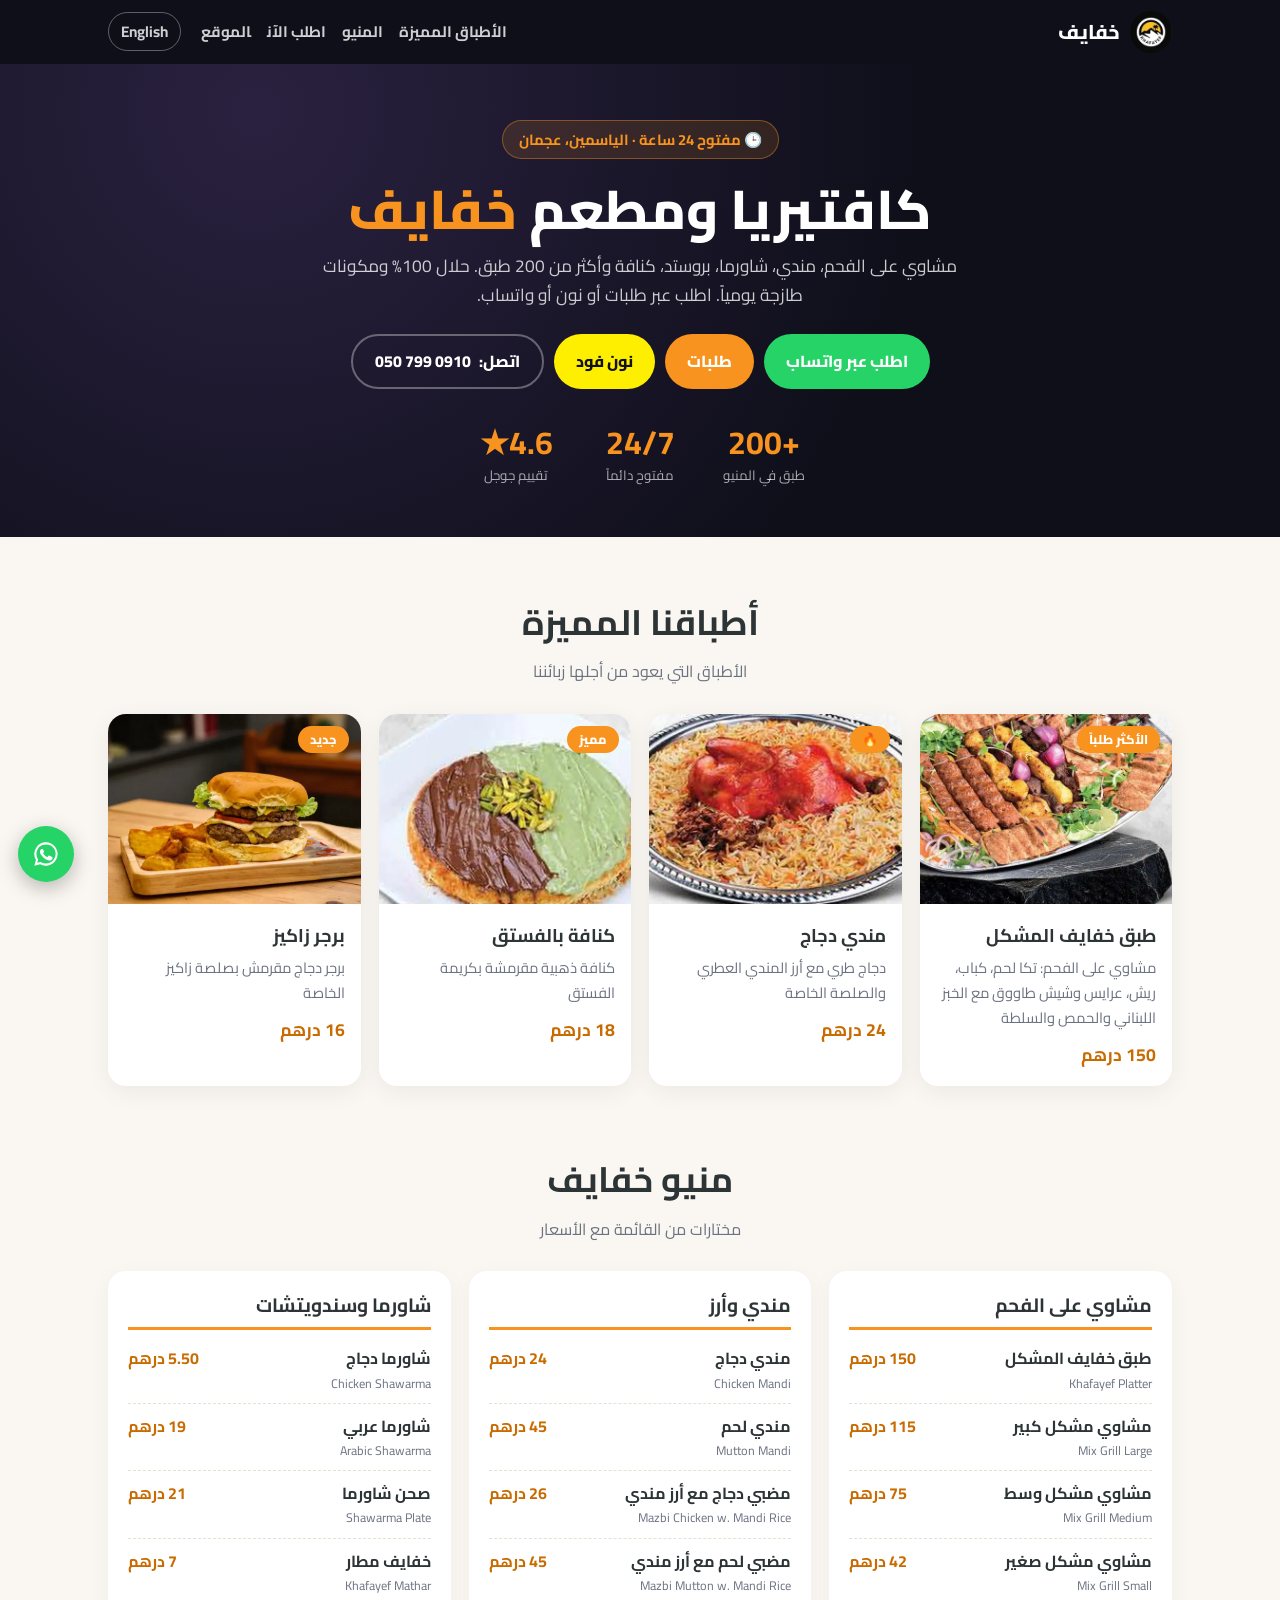
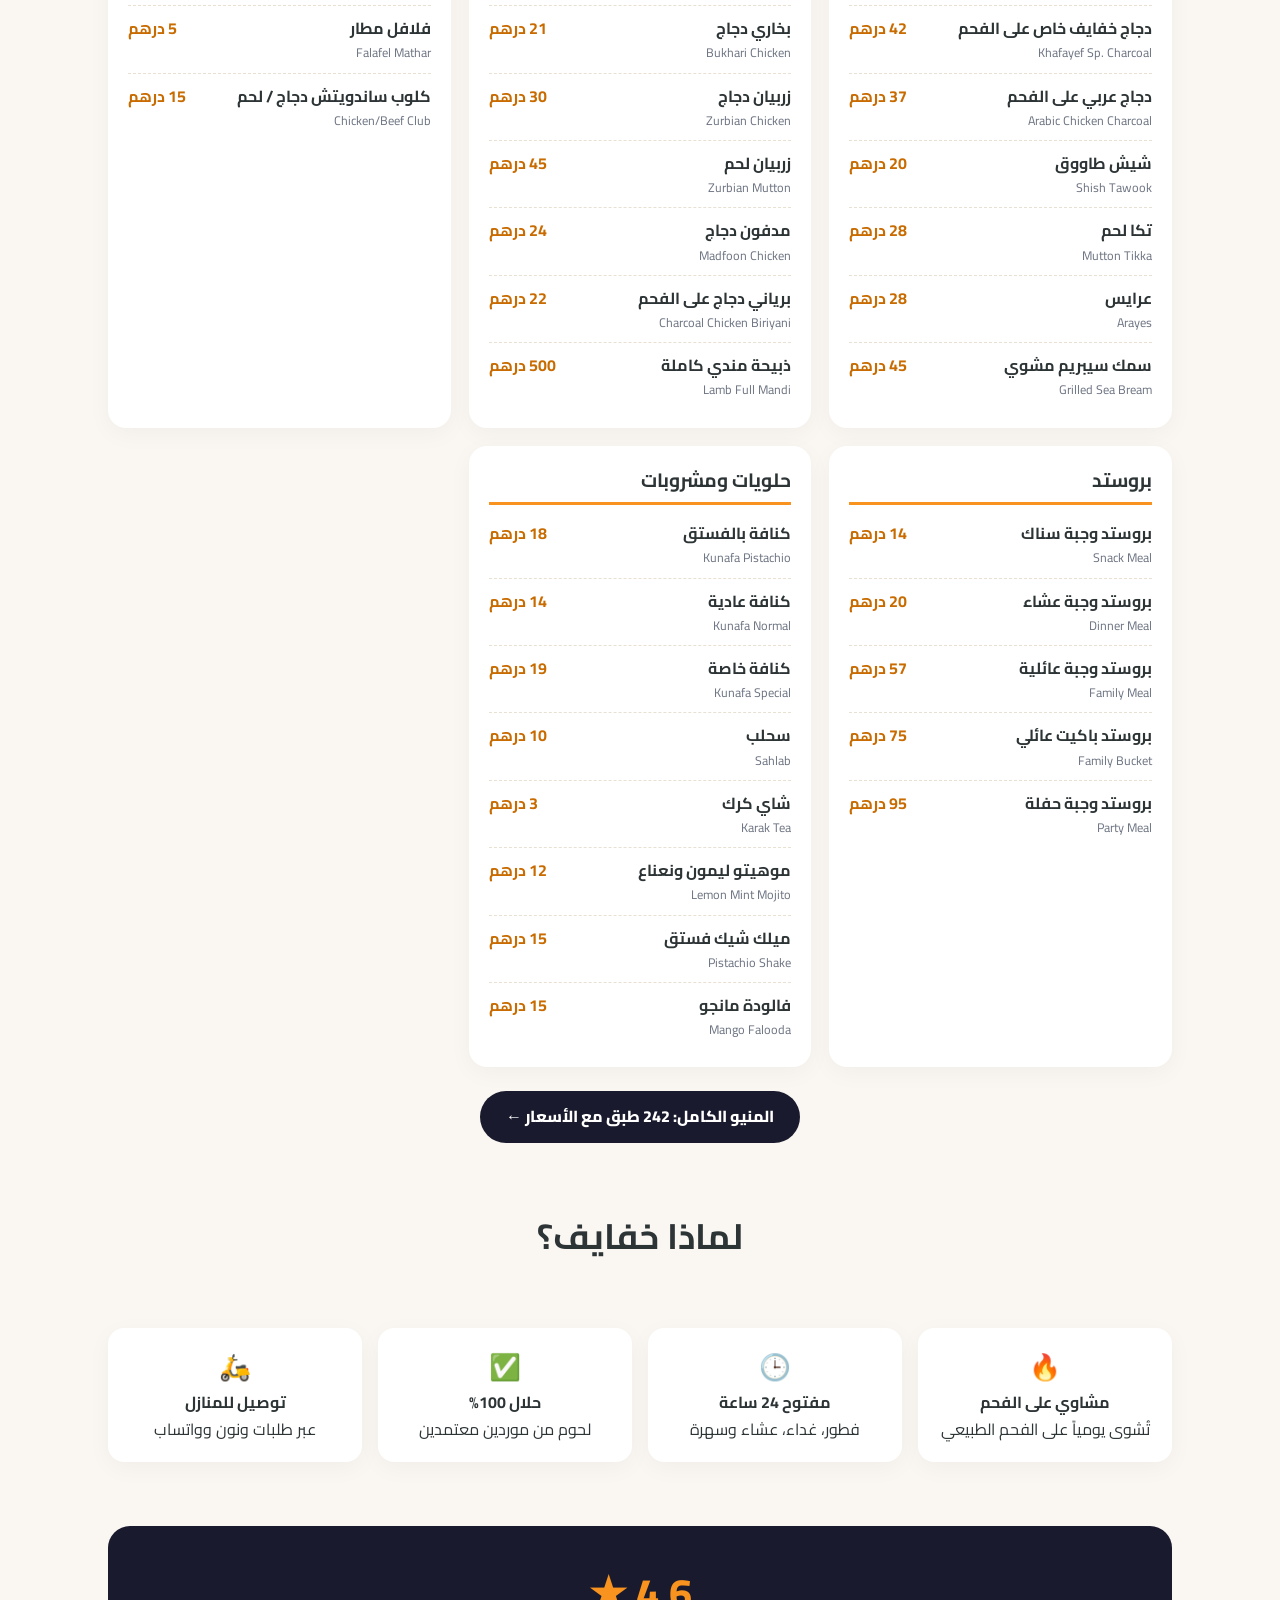
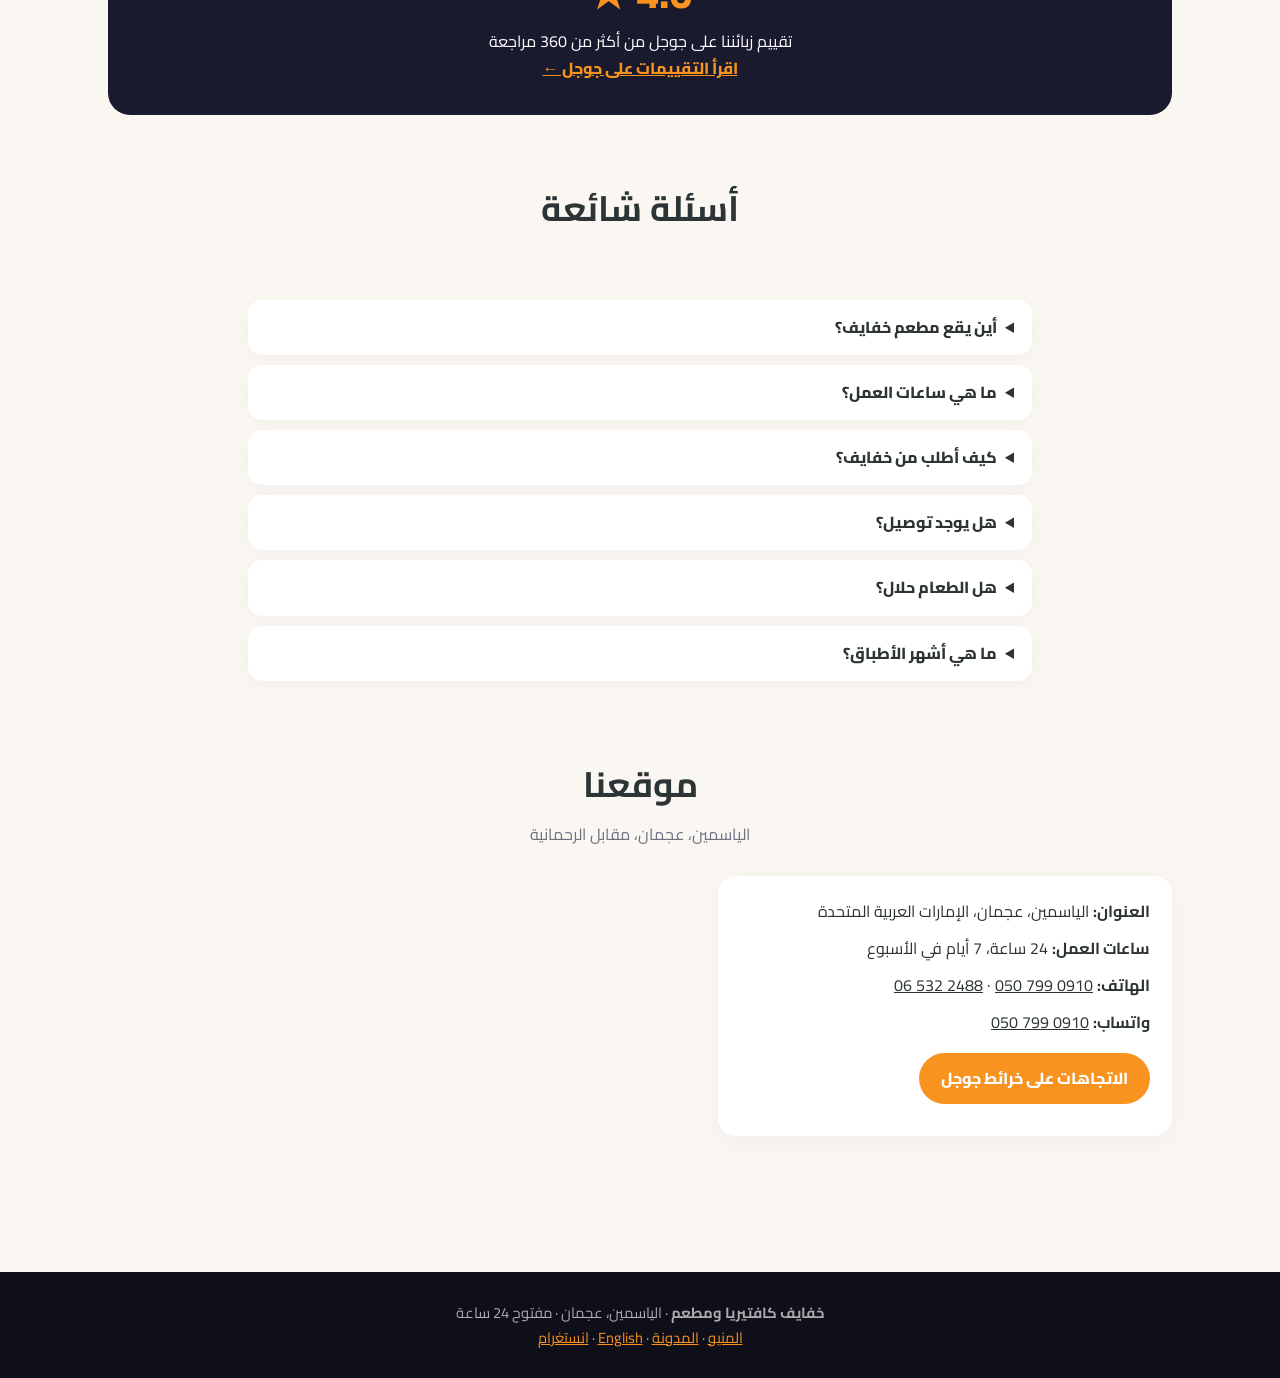
<file: ar/index.html>
<!DOCTYPE html>
<html lang="ar" dir="rtl">
<head>
  <meta charset="UTF-8">
  <!-- Google tag (Google Ads 653-764-0309) -->
  <script async src="https://www.googletagmanager.com/gtm.js?id=GTM-NDFG5K37"></script>
  <script>
    window.dataLayer = window.dataLayer || [];
    function gtag(){dataLayer.push(arguments);}
    gtag('js', new Date());
    // Google Ads conversion: Website order click (WhatsApp/Talabat/Noon/Call)
    window.khTrackOrder = function () {
      try { gtag('event', 'conversion', { send_to: 'AW-18399426133/KH96CJf4zb0dENXsw8VE', value: 1.0, currency: 'AED' }); } catch (e) {}
    };
    document.addEventListener('click', function (e) {
      var a = e.target.closest ? e.target.closest('a[href]') : null;
      if (a && /wa\.me|api\.whatsapp\.com|whatsapp:|talabat\.com|food\.noon\.com|^tel:/i.test(a.getAttribute('href'))) window.khTrackOrder();
    }, true);
  </script>
  <meta name="viewport" content="width=device-width, initial-scale=1.0">
  <title>خفايف كافتيريا ومطعم الياسمين عجمان | مفتوح 24 ساعة | مشاوي ومندي وشاورما</title>
  <meta name="description" content="كافتيريا ومطعم خفايف في الياسمين، عجمان: مشاوي على الفحم، مندي، شاورما، بروستد وكنافة. مفتوح 24 ساعة. اطلب عبر طلبات أو نون أو واتساب.">
  <meta name="robots" content="index, follow, max-image-preview:large">
  <link rel="canonical" href="https://khafayefcafeteria.ae/ar/">
  <link rel="alternate" hreflang="ar" href="https://khafayefcafeteria.ae/ar/">
  <link rel="alternate" hreflang="en" href="https://khafayefcafeteria.ae/">
  <link rel="alternate" hreflang="x-default" href="https://khafayefcafeteria.ae/">
  <link rel="icon" type="image/png" sizes="48x48" href="../favicon.png">
  <link rel="apple-touch-icon" href="../images/apple-touch-icon.png">
  <meta property="og:type" content="restaurant">
  <meta property="og:locale" content="ar_AE">
  <meta property="og:locale:alternate" content="en_AE">
  <meta property="og:title" content="خفايف كافتيريا ومطعم الياسمين عجمان | مفتوح 24 ساعة">
  <meta property="og:description" content="مشاوي على الفحم، مندي، شاورما، بروستد وأكثر من 200 طبق. اطلب عبر طلبات أو نون أو واتساب.">
  <meta property="og:image" content="https://khafayefcafeteria.ae/images/khafayef-mix-grill-platter.jpg">
  <meta property="og:url" content="https://khafayefcafeteria.ae/ar/">
  <meta name="twitter:card" content="summary_large_image">
  <meta name="theme-color" content="#0f0f1a">
  <link rel="preconnect" href="https://fonts.googleapis.com">
  <link rel="preconnect" href="https://fonts.gstatic.com" crossorigin>
  <link rel="preload" href="https://fonts.googleapis.com/css2?family=Cairo:wght@400;700;800&display=swap" as="style" onload="this.onload=null;this.rel='stylesheet'">
  <noscript><link rel="stylesheet" href="https://fonts.googleapis.com/css2?family=Cairo:wght@400;700;800&display=swap"></noscript>
  <style>
    :root{--o:#f7931e;--o2:#c86b00;--d:#0f0f1a;--d2:#1a1a2e;--t:#2d3436;--m:#6b7280;--bg:#faf7f2}
    *{box-sizing:border-box;margin:0;padding:0}
    html{scroll-behavior:smooth}
    body{font-family:'Cairo',Tahoma,'Segoe UI',Arial,sans-serif;color:var(--t);background:var(--bg);line-height:1.7}
    a{color:inherit}
    img{max-width:100%;height:auto;display:block}
    .w{max-width:1100px;margin:0 auto;padding:0 18px}
    header{position:sticky;top:0;z-index:20;background:var(--d);color:#fff}
    .bar{display:flex;align-items:center;justify-content:space-between;gap:12px;min-height:64px}
    .brand{display:flex;align-items:center;gap:10px;text-decoration:none;font-weight:800;font-size:1.25rem}
    .brand img{border-radius:50%}
    nav.top a{color:#ffffffcc;text-decoration:none;margin-inline-start:16px;font-weight:700;font-size:.95rem}
    nav.top a:hover{color:var(--o)}
    .lang{border:1px solid #ffffff55;border-radius:999px;padding:4px 12px}
    @media(max-width:720px){nav.top a:not(.lang){display:none}}
    .hero{background:radial-gradient(circle at 20% 10%,#2a2140 0,var(--d) 60%);color:#fff;text-align:center;padding:56px 0 48px}
    .pill{display:inline-block;background:#f7931e22;border:1px solid #f7931e66;color:var(--o);border-radius:999px;padding:6px 16px;font-weight:700;font-size:.92rem}
    h1{font-size:clamp(2rem,6vw,3.4rem);line-height:1.25;margin:16px 0 8px;font-weight:800}
    h1 span{color:var(--o)}
    .lead{color:#ffffffc7;max-width:640px;margin:0 auto 24px;font-size:1.08rem}
    .cta{display:flex;flex-wrap:wrap;gap:10px;justify-content:center}
    .btn{display:inline-flex;align-items:center;gap:8px;padding:12px 22px;border-radius:999px;font-weight:800;text-decoration:none}
    .wa{background:#25D366;color:#fff}.tb{background:var(--o);color:#fff}.nf{background:#feee00;color:#111}.cl{border:2px solid #ffffff55;color:#fff}
    .stats{display:flex;justify-content:center;gap:28px;margin-top:34px;flex-wrap:wrap}
    .stats div{min-width:96px}.stats b{display:block;font-size:2rem;color:var(--o);line-height:1.2}.stats small{color:#ffffffa6}
    section.s{padding:56px 0}
    h2{font-size:clamp(1.5rem,4vw,2.2rem);text-align:center;margin-bottom:6px}
    .sub{text-align:center;color:var(--m);margin-bottom:28px}
    .cards{display:grid;grid-template-columns:repeat(auto-fit,minmax(230px,1fr));gap:18px}
    .card{background:#fff;border-radius:18px;overflow:hidden;box-shadow:0 6px 24px #0000000f}
    .ph{position:relative}.ph img{width:100%;height:190px;object-fit:cover}
    .badge{position:absolute;top:12px;inset-inline-start:12px;background:var(--o);color:#fff;font-weight:800;font-size:.8rem;border-radius:999px;padding:3px 12px}
    .cb{padding:16px}.cb h3{font-size:1.15rem}.cb p{color:var(--m);font-size:.92rem;margin:4px 0 10px}.cb b{color:var(--o2);font-size:1.1rem}
    .menu{display:grid;grid-template-columns:repeat(auto-fit,minmax(300px,1fr));gap:18px}
    .cat{background:#fff;border-radius:18px;padding:18px 20px;box-shadow:0 6px 24px #0000000a}
    .cat h3{border-bottom:3px solid var(--o);padding-bottom:6px;margin-bottom:6px;font-size:1.2rem}
    .cat li{list-style:none;display:flex;justify-content:space-between;gap:12px;padding:9px 0;border-bottom:1px dashed #e8e0d3}
    .cat li:last-child{border-bottom:0}
    .cat small{display:block;color:var(--m);font-size:.78rem;text-align:right}
    .cat li b{white-space:nowrap;color:var(--o2)}
    .more{text-align:center;margin-top:24px}
    .more a{display:inline-block;background:var(--d2);color:#fff;text-decoration:none;font-weight:800;border-radius:999px;padding:12px 26px}
    .why{display:grid;grid-template-columns:repeat(auto-fit,minmax(200px,1fr));gap:16px}
    .why div{background:#fff;border-radius:16px;padding:18px;text-align:center;box-shadow:0 6px 24px #0000000a}
    .why b{display:block;font-size:1.6rem}
    .rev{background:var(--d2);color:#fff;text-align:center;border-radius:22px;padding:32px 20px}
    .rev .big{font-size:2.6rem;font-weight:800;color:var(--o)}
    .rev a{color:var(--o);font-weight:800}
    details{background:#fff;border-radius:14px;padding:14px 18px;margin-bottom:10px;box-shadow:0 4px 16px #00000008}
    summary{font-weight:800;cursor:pointer}
    details p{color:var(--m);margin-top:6px}
    .contact{display:grid;grid-template-columns:1fr 1.3fr;gap:20px;align-items:start}
    @media(max-width:820px){.contact{grid-template-columns:1fr}}
    .info{background:#fff;border-radius:18px;padding:22px;box-shadow:0 6px 24px #0000000a}
    .info p{margin-bottom:10px}
    iframe{width:100%;height:340px;border:0;border-radius:18px}
    footer{background:var(--d);color:#ffffffa6;text-align:center;padding:28px 16px;font-size:.92rem}
    footer a{color:var(--o)}
    .float{position:fixed;bottom:18px;inset-inline-end:18px;z-index:30;width:56px;height:56px;border-radius:50%;background:#25D366;display:flex;align-items:center;justify-content:center;box-shadow:0 6px 20px #0004}
  </style>
  <script type="application/ld+json">{"@context":"https://schema.org","@type":"Restaurant","@id":"https://khafayefcafeteria.ae/#restaurant","name":"خفايف كافتيريا ومطعم الياسمين","alternateName":"Khafayef Cafeteria & Restaurant","url":"https://khafayefcafeteria.ae/ar/","telephone":"+971507990910","image":["https://khafayefcafeteria.ae/images/khafayef-mix-grill-platter.jpg"],"servesCuisine":["عربي","لبناني","مشاوي","مندي"],"priceRange":"AED 5 - AED 150","address":{"@type":"PostalAddress","streetAddress":"الياسمين","addressLocality":"عجمان","addressRegion":"عجمان","addressCountry":"AE"},"geo":{"@type":"GeoCoordinates","latitude":25.3677643,"longitude":55.5838576},"hasMap":"https://maps.google.com/?cid=16535429087964635990","openingHoursSpecification":{"@type":"OpeningHoursSpecification","dayOfWeek":["Monday","Tuesday","Wednesday","Thursday","Friday","Saturday","Sunday"],"opens":"00:00","closes":"23:59"},"menu":"https://khafayefcafeteria.ae/menu.html","inLanguage":"ar"}</script>
  <script type="application/ld+json">{"@context":"https://schema.org","@type":"FAQPage","inLanguage":"ar","mainEntity":[{"@type":"Question","name":"أين يقع مطعم خفايف؟","acceptedAnswer":{"@type":"Answer","text":"كافتيريا ومطعم خفايف في منطقة الياسمين بعجمان، الإمارات العربية المتحدة. يمكنك الحصول على الاتجاهات من خرائط جوجل."}},{"@type":"Question","name":"ما هي ساعات العمل؟","acceptedAnswer":{"@type":"Answer","text":"نحن مفتوحون 24 ساعة يومياً، 7 أيام في الأسبوع، بما في ذلك العطل الرسمية."}},{"@type":"Question","name":"كيف أطلب من خفايف؟","acceptedAnswer":{"@type":"Answer","text":"اطلب عبر تطبيق طلبات أو نون فود، أو أرسل رسالة واتساب على 0507990910، أو اتصل بنا مباشرة على 050 799 0910."}},{"@type":"Question","name":"هل يوجد توصيل؟","acceptedAnswer":{"@type":"Answer","text":"نعم، نوصل إلى عجمان والشارقة ودبي والعين عبر طلبات ونون فود وواتساب."}},{"@type":"Question","name":"هل الطعام حلال؟","acceptedAnswer":{"@type":"Answer","text":"نعم، جميع أطباقنا حلال 100%، واللحوم من موردين معتمدين."}},{"@type":"Question","name":"ما هي أشهر الأطباق؟","acceptedAnswer":{"@type":"Answer","text":"طبق خفايف المشكل على الفحم، مندي الدجاج، الشاورما، البروستد، والكنافة بالفستق. القائمة تضم أكثر من 200 طبق."}}]}</script>
</head>
<body>
  <header>
    <div class="w bar">
      <a class="brand" href="./"><img src="../images/logo-100.webp" alt="شعار خفايف" width="42" height="42">خفايف</a>
      <nav class="top" aria-label="القائمة الرئيسية">
        <a href="#specials">الأطباق المميزة</a><a href="#menu">المنيو</a><a href="#order">اطلب الآن</a><a href="#contact">الموقع</a>
        <a class="lang" href="../" hreflang="en" lang="en">English</a>
      </nav>
    </div>
  </header>

  <main>
    <section class="hero">
      <div class="w">
        <span class="pill">🕒 مفتوح 24 ساعة · الياسمين، عجمان</span>
        <h1>كافتيريا ومطعم <span>خفايف</span></h1>
        <p class="lead">مشاوي على الفحم، مندي، شاورما، بروستد، كنافة وأكثر من 200 طبق. حلال 100% ومكونات طازجة يومياً. اطلب عبر طلبات أو نون أو واتساب.</p>
        <div class="cta" id="order">
          <a class="btn wa" href="https://wa.me/971507990910?text=%D9%85%D8%B1%D8%AD%D8%A8%D8%A7!%20%D8%A3%D8%B1%D9%8A%D8%AF%20%D8%A3%D9%86%20%D8%A3%D8%B7%D9%84%D8%A8%20%D9%85%D9%86%20%D8%AE%D9%81%D8%A7%D9%8A%D9%81" rel="noopener">اطلب عبر واتساب</a>
          <a class="btn tb" href="https://www.talabat.com/uae/khafayef-restaurant" target="_blank" rel="noopener">طلبات</a>
          <a class="btn nf" href="https://food.noon.com/en-ae/outlet/KHFYF7JQ8A" target="_blank" rel="noopener">نون فود</a>
          <a class="btn cl" href="tel:+971507990910">اتصل: <span dir="ltr">050 799 0910</span></a>
        </div>
        <div class="stats">
          <div><b>+200</b><small>طبق في المنيو</small></div>
          <div><b>24/7</b><small>مفتوح دائماً</small></div>
          <div><b>4.6★</b><small>تقييم جوجل</small></div>
        </div>
      </div>
    </section>

    <section class="s" id="specials">
      <div class="w">
        <h2>أطباقنا المميزة</h2>
        <p class="sub">الأطباق التي يعود من أجلها زبائننا</p>
        <div class="cards"><article class="card"><div class="ph"><picture><source srcset="../images/khafayef-mix-grill-platter.webp" type="image/webp"><img src="../images/khafayef-mix-grill-platter.jpg" alt="طبق خفايف المشكل - خفايف الياسمين عجمان" width="600" height="400" loading="lazy" decoding="async"></picture><span class="badge">الأكثر طلباً</span></div><div class="cb"><h3>طبق خفايف المشكل</h3><p>مشاوي على الفحم: تكا لحم، كباب، ريش، عرايس وشيش طاووق مع الخبز اللبناني والحمص والسلطة</p><b>150 درهم</b></div></article><article class="card"><div class="ph"><picture><source srcset="../images/khafayef-chicken-mandi.webp" type="image/webp"><img src="../images/khafayef-chicken-mandi.jpg" alt="مندي دجاج - خفايف الياسمين عجمان" width="600" height="400" loading="lazy" decoding="async"></picture><span class="badge">🔥</span></div><div class="cb"><h3>مندي دجاج</h3><p>دجاج طري مع أرز المندي العطري والصلصة الخاصة</p><b>24 درهم</b></div></article><article class="card"><div class="ph"><picture><source srcset="../images/khafayef-kunafa-pistachio.webp" type="image/webp"><img src="../images/khafayef-kunafa-pistachio.jpg" alt="كنافة بالفستق - خفايف الياسمين عجمان" width="600" height="400" loading="lazy" decoding="async"></picture><span class="badge">مميز</span></div><div class="cb"><h3>كنافة بالفستق</h3><p>كنافة ذهبية مقرمشة بكريمة الفستق</p><b>18 درهم</b></div></article><article class="card"><div class="ph"><picture><source srcset="../images/fresh-burger.webp" type="image/webp"><img src="../images/fresh-burger.jpg" alt="برجر زاكيز - خفايف الياسمين عجمان" width="600" height="400" loading="lazy" decoding="async"></picture><span class="badge">جديد</span></div><div class="cb"><h3>برجر زاكيز</h3><p>برجر دجاج مقرمش بصلصة زاكيز الخاصة</p><b>16 درهم</b></div></article></div>
      </div>
    </section>

    <section class="s" id="menu" style="padding-top:8px">
      <div class="w">
        <h2>منيو خفايف</h2>
        <p class="sub">مختارات من القائمة مع الأسعار</p>
        <div class="menu">
<section class="cat" id="grills"><h3>مشاوي على الفحم</h3><ul><li><span><strong>طبق خفايف المشكل</strong><small lang="en" dir="ltr">Khafayef Platter</small></span><b>150 درهم</b></li><li><span><strong>مشاوي مشكل كبير</strong><small lang="en" dir="ltr">Mix Grill Large</small></span><b>115 درهم</b></li><li><span><strong>مشاوي مشكل وسط</strong><small lang="en" dir="ltr">Mix Grill Medium</small></span><b>75 درهم</b></li><li><span><strong>مشاوي مشكل صغير</strong><small lang="en" dir="ltr">Mix Grill Small</small></span><b>42 درهم</b></li><li><span><strong>دجاج خفايف خاص على الفحم</strong><small lang="en" dir="ltr">Khafayef Sp. Charcoal</small></span><b>42 درهم</b></li><li><span><strong>دجاج عربي على الفحم</strong><small lang="en" dir="ltr">Arabic Chicken Charcoal</small></span><b>37 درهم</b></li><li><span><strong>شيش طاووق</strong><small lang="en" dir="ltr">Shish Tawook</small></span><b>20 درهم</b></li><li><span><strong>تكا لحم</strong><small lang="en" dir="ltr">Mutton Tikka</small></span><b>28 درهم</b></li><li><span><strong>عرايس</strong><small lang="en" dir="ltr">Arayes</small></span><b>28 درهم</b></li><li><span><strong>سمك سيبريم مشوي</strong><small lang="en" dir="ltr">Grilled Sea Bream</small></span><b>45 درهم</b></li></ul></section>
<section class="cat" id="mandi"><h3>مندي وأرز</h3><ul><li><span><strong>مندي دجاج</strong><small lang="en" dir="ltr">Chicken Mandi</small></span><b>24 درهم</b></li><li><span><strong>مندي لحم</strong><small lang="en" dir="ltr">Mutton Mandi</small></span><b>45 درهم</b></li><li><span><strong>مضبي دجاج مع أرز مندي</strong><small lang="en" dir="ltr">Mazbi Chicken w. Mandi Rice</small></span><b>26 درهم</b></li><li><span><strong>مضبي لحم مع أرز مندي</strong><small lang="en" dir="ltr">Mazbi Mutton w. Mandi Rice</small></span><b>45 درهم</b></li><li><span><strong>بخاري دجاج</strong><small lang="en" dir="ltr">Bukhari Chicken</small></span><b>21 درهم</b></li><li><span><strong>زربيان دجاج</strong><small lang="en" dir="ltr">Zurbian Chicken</small></span><b>30 درهم</b></li><li><span><strong>زربيان لحم</strong><small lang="en" dir="ltr">Zurbian Mutton</small></span><b>45 درهم</b></li><li><span><strong>مدفون دجاج</strong><small lang="en" dir="ltr">Madfoon Chicken</small></span><b>24 درهم</b></li><li><span><strong>برياني دجاج على الفحم</strong><small lang="en" dir="ltr">Charcoal Chicken Biriyani</small></span><b>22 درهم</b></li><li><span><strong>ذبيحة مندي كاملة</strong><small lang="en" dir="ltr">Lamb Full Mandi</small></span><b>500 درهم</b></li></ul></section>
<section class="cat" id="shawarma"><h3>شاورما وسندويتشات</h3><ul><li><span><strong>شاورما دجاج</strong><small lang="en" dir="ltr">Chicken Shawarma</small></span><b>5.50 درهم</b></li><li><span><strong>شاورما عربي</strong><small lang="en" dir="ltr">Arabic Shawarma</small></span><b>19 درهم</b></li><li><span><strong>صحن شاورما</strong><small lang="en" dir="ltr">Shawarma Plate</small></span><b>21 درهم</b></li><li><span><strong>خفايف مطار</strong><small lang="en" dir="ltr">Khafayef Mathar</small></span><b>7 درهم</b></li><li><span><strong>فلافل مطار</strong><small lang="en" dir="ltr">Falafel Mathar</small></span><b>5 درهم</b></li><li><span><strong>كلوب ساندويتش دجاج / لحم</strong><small lang="en" dir="ltr">Chicken/Beef Club</small></span><b>15 درهم</b></li></ul></section>
<section class="cat" id="broasted"><h3>بروستد</h3><ul><li><span><strong>بروستد وجبة سناك</strong><small lang="en" dir="ltr">Snack Meal</small></span><b>14 درهم</b></li><li><span><strong>بروستد وجبة عشاء</strong><small lang="en" dir="ltr">Dinner Meal</small></span><b>20 درهم</b></li><li><span><strong>بروستد وجبة عائلية</strong><small lang="en" dir="ltr">Family Meal</small></span><b>57 درهم</b></li><li><span><strong>بروستد باكيت عائلي</strong><small lang="en" dir="ltr">Family Bucket</small></span><b>75 درهم</b></li><li><span><strong>بروستد وجبة حفلة</strong><small lang="en" dir="ltr">Party Meal</small></span><b>95 درهم</b></li></ul></section>
<section class="cat" id="desserts"><h3>حلويات ومشروبات</h3><ul><li><span><strong>كنافة بالفستق</strong><small lang="en" dir="ltr">Kunafa Pistachio</small></span><b>18 درهم</b></li><li><span><strong>كنافة عادية</strong><small lang="en" dir="ltr">Kunafa Normal</small></span><b>14 درهم</b></li><li><span><strong>كنافة خاصة</strong><small lang="en" dir="ltr">Kunafa Special</small></span><b>19 درهم</b></li><li><span><strong>سحلب</strong><small lang="en" dir="ltr">Sahlab</small></span><b>10 درهم</b></li><li><span><strong>شاي كرك</strong><small lang="en" dir="ltr">Karak Tea</small></span><b>3 درهم</b></li><li><span><strong>موهيتو ليمون ونعناع</strong><small lang="en" dir="ltr">Lemon Mint Mojito</small></span><b>12 درهم</b></li><li><span><strong>ميلك شيك فستق</strong><small lang="en" dir="ltr">Pistachio Shake</small></span><b>15 درهم</b></li><li><span><strong>فالودة مانجو</strong><small lang="en" dir="ltr">Mango Falooda</small></span><b>15 درهم</b></li></ul></section>
        </div>
        <p class="more"><a href="../menu.html">المنيو الكامل: 242 طبق مع الأسعار ←</a></p>
      </div>
    </section>

    <section class="s" style="padding-top:8px">
      <div class="w">
        <h2>لماذا خفايف؟</h2>
        <p class="sub">&nbsp;</p>
        <div class="why">
          <div><b>🔥</b><strong>مشاوي على الفحم</strong><p>تُشوى يومياً على الفحم الطبيعي</p></div>
          <div><b>🕒</b><strong>مفتوح 24 ساعة</strong><p>فطور، غداء، عشاء وسهرة</p></div>
          <div><b>✅</b><strong>حلال 100%</strong><p>لحوم من موردين معتمدين</p></div>
          <div><b>🛵</b><strong>توصيل للمنازل</strong><p>عبر طلبات ونون وواتساب</p></div>
        </div>
      </div>
    </section>

    <section class="s" style="padding-top:8px">
      <div class="w">
        <div class="rev">
          <div class="big">4.6 ★</div>
          <p>تقييم زبائننا على جوجل من أكثر من 360 مراجعة</p>
          <p><a href="https://maps.google.com/?cid=16535429087964635990" target="_blank" rel="noopener">اقرأ التقييمات على جوجل ←</a></p>
        </div>
      </div>
    </section>

    <section class="s" id="faq" style="padding-top:8px">
      <div class="w" style="max-width:820px">
        <h2>أسئلة شائعة</h2>
        <p class="sub">&nbsp;</p>
        <details><summary>أين يقع مطعم خفايف؟</summary><p>كافتيريا ومطعم خفايف في منطقة الياسمين بعجمان، الإمارات العربية المتحدة. يمكنك الحصول على الاتجاهات من خرائط جوجل.</p></details>
        <details><summary>ما هي ساعات العمل؟</summary><p>نحن مفتوحون 24 ساعة يومياً، 7 أيام في الأسبوع، بما في ذلك العطل الرسمية.</p></details>
        <details><summary>كيف أطلب من خفايف؟</summary><p>اطلب عبر تطبيق طلبات أو نون فود، أو أرسل رسالة واتساب على 0507990910، أو اتصل بنا مباشرة على 050 799 0910.</p></details>
        <details><summary>هل يوجد توصيل؟</summary><p>نعم، نوصل إلى عجمان والشارقة ودبي والعين عبر طلبات ونون فود وواتساب.</p></details>
        <details><summary>هل الطعام حلال؟</summary><p>نعم، جميع أطباقنا حلال 100%، واللحوم من موردين معتمدين.</p></details>
        <details><summary>ما هي أشهر الأطباق؟</summary><p>طبق خفايف المشكل على الفحم، مندي الدجاج، الشاورما، البروستد، والكنافة بالفستق. القائمة تضم أكثر من 200 طبق.</p></details>
      </div>
    </section>

    <section class="s" id="contact" style="padding-top:8px">
      <div class="w">
        <h2>موقعنا</h2>
        <p class="sub">الياسمين، عجمان، مقابل الرحمانية</p>
        <div class="contact">
          <div class="info">
            <p><strong>العنوان:</strong> الياسمين، عجمان، الإمارات العربية المتحدة</p>
            <p><strong>ساعات العمل:</strong> 24 ساعة، 7 أيام في الأسبوع</p>
            <p><strong>الهاتف:</strong> <a href="tel:+971507990910" dir="ltr">050 799 0910</a> · <a href="tel:+97165322488" dir="ltr">06 532 2488</a></p>
            <p><strong>واتساب:</strong> <a href="https://wa.me/971507990910?text=%D9%85%D8%B1%D8%AD%D8%A8%D8%A7!%20%D8%A3%D8%B1%D9%8A%D8%AF%20%D8%A3%D9%86%20%D8%A3%D8%B7%D9%84%D8%A8%20%D9%85%D9%86%20%D8%AE%D9%81%D8%A7%D9%8A%D9%81" dir="ltr">050 799 0910</a></p>
            <p><a class="btn tb" href="https://maps.google.com/?cid=16535429087964635990" target="_blank" rel="noopener" style="margin-top:6px">الاتجاهات على خرائط جوجل</a></p>
          </div>
          <iframe src="https://maps.google.com/maps?q=25.3677643,55.5838576&z=16&hl=ar&output=embed" loading="lazy" referrerpolicy="no-referrer-when-downgrade" title="موقع خفايف على الخريطة"></iframe>
        </div>
      </div>
    </section>
  </main>

  <footer>
    <p><strong>خفايف كافتيريا ومطعم</strong> · الياسمين، عجمان · مفتوح 24 ساعة</p>
    <p><a href="../menu.html">المنيو</a> · <a href="../blog.html">المدونة</a> · <a href="../" hreflang="en">English</a> · <a href="https://www.instagram.com/khafayefyasmeen" target="_blank" rel="noopener">انستغرام</a></p>
  </footer>
  <a class="float" href="https://wa.me/971507990910?text=%D9%85%D8%B1%D8%AD%D8%A8%D8%A7!%20%D8%A3%D8%B1%D9%8A%D8%AF%20%D8%A3%D9%86%20%D8%A3%D8%B7%D9%84%D8%A8%20%D9%85%D9%86%20%D8%AE%D9%81%D8%A7%D9%8A%D9%81" aria-label="اطلب عبر واتساب"><svg width="28" height="28" viewBox="0 0 24 24" fill="#fff" aria-hidden="true"><path d="M12 2a10 10 0 0 0-8.6 15.1L2 22l5-1.3A10 10 0 1 0 12 2zm0 18.2a8.2 8.2 0 0 1-4.2-1.2l-.3-.2-3 .8.8-2.9-.2-.3A8.2 8.2 0 1 1 12 20.2zm4.5-6.1c-.2-.1-1.5-.7-1.7-.8s-.4-.1-.6.1-.7.8-.8 1-.3.2-.5.1a6.7 6.7 0 0 1-3.3-2.9c-.3-.4.2-.4.7-1.3.1-.2 0-.3 0-.4l-.8-1.8c-.2-.5-.4-.4-.6-.4h-.5a1 1 0 0 0-.7.3 3 3 0 0 0-.9 2.2 5.2 5.2 0 0 0 1.1 2.7 11.8 11.8 0 0 0 4.5 4c1.7.7 2.3.8 3.2.6a2.7 2.7 0 0 0 1.8-1.3 2.2 2.2 0 0 0 .2-1.3c-.1-.1-.3-.2-.5-.3z"/></svg></a>
  <script src="https://analytics.ahrefs.com/analytics.js" data-key="FzY06xL0stWvt3WeEnSezQ" async></script>
</body>
</html>
</file>
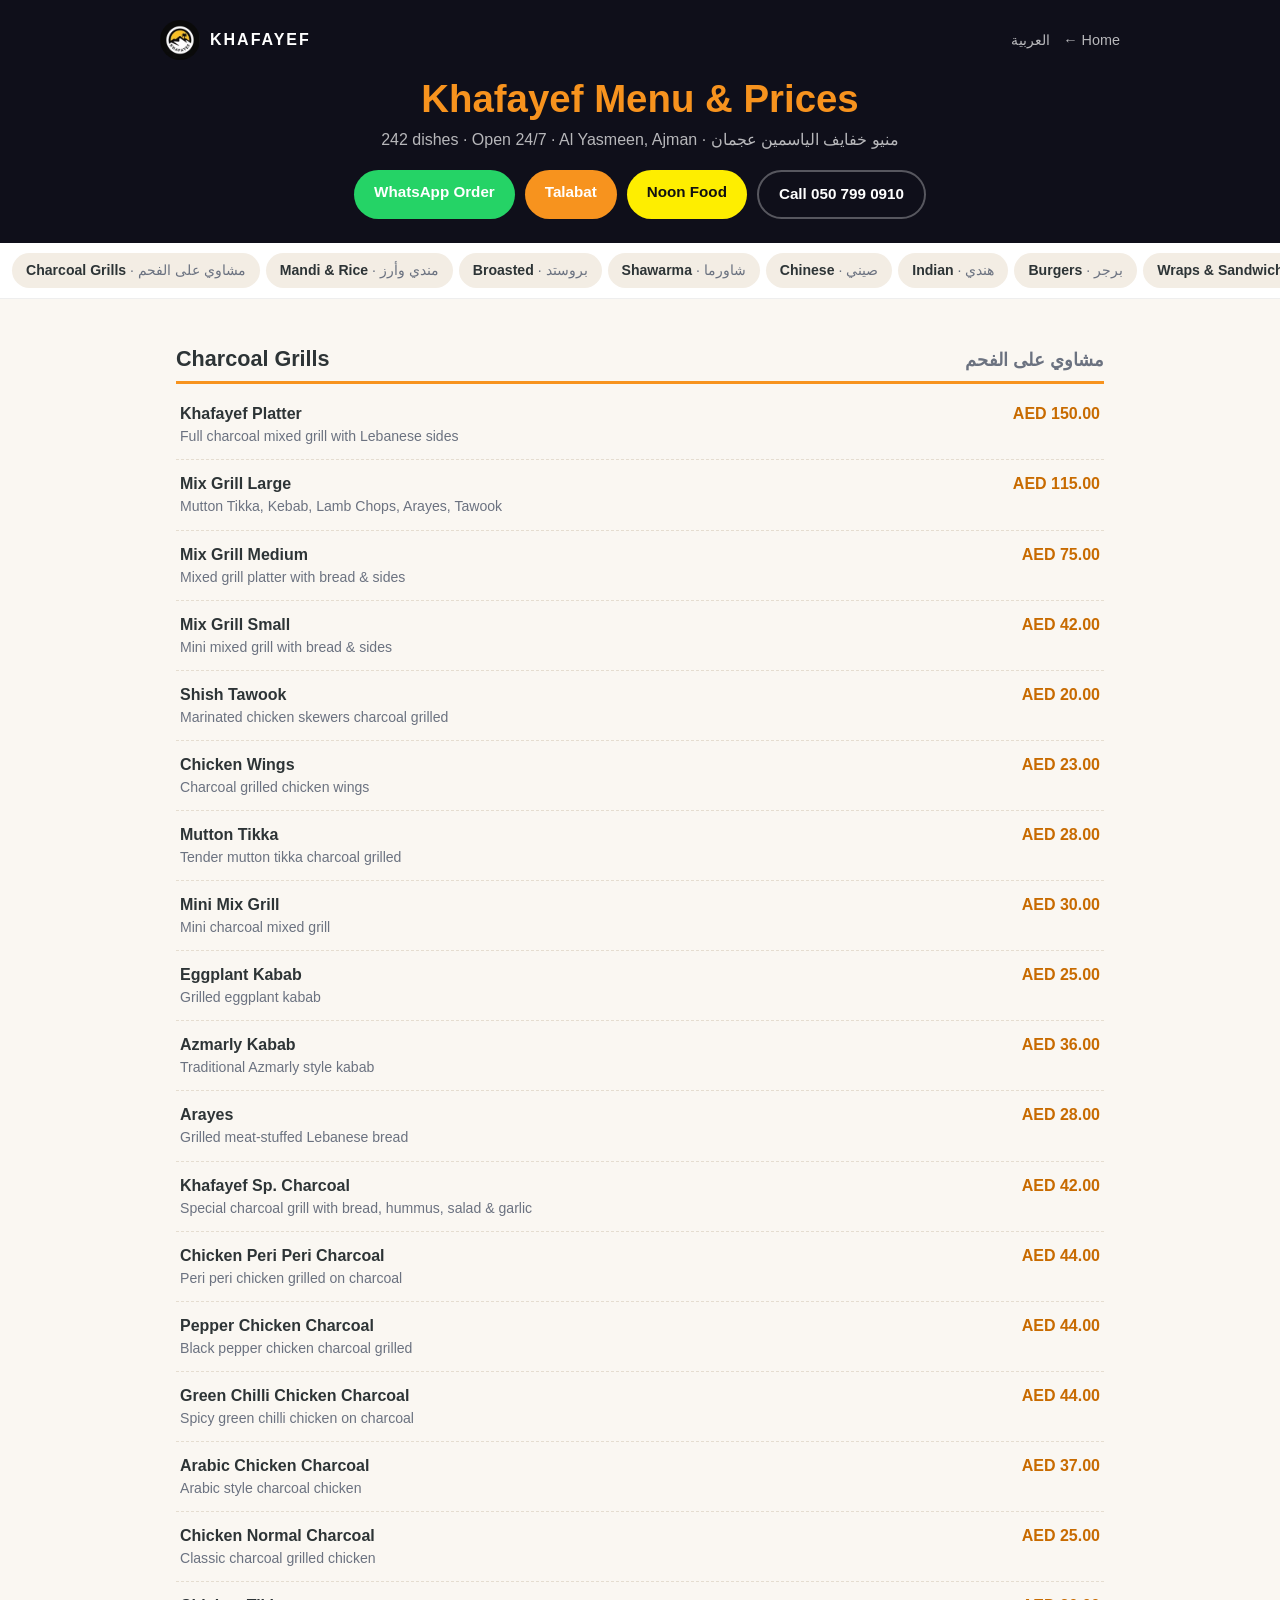
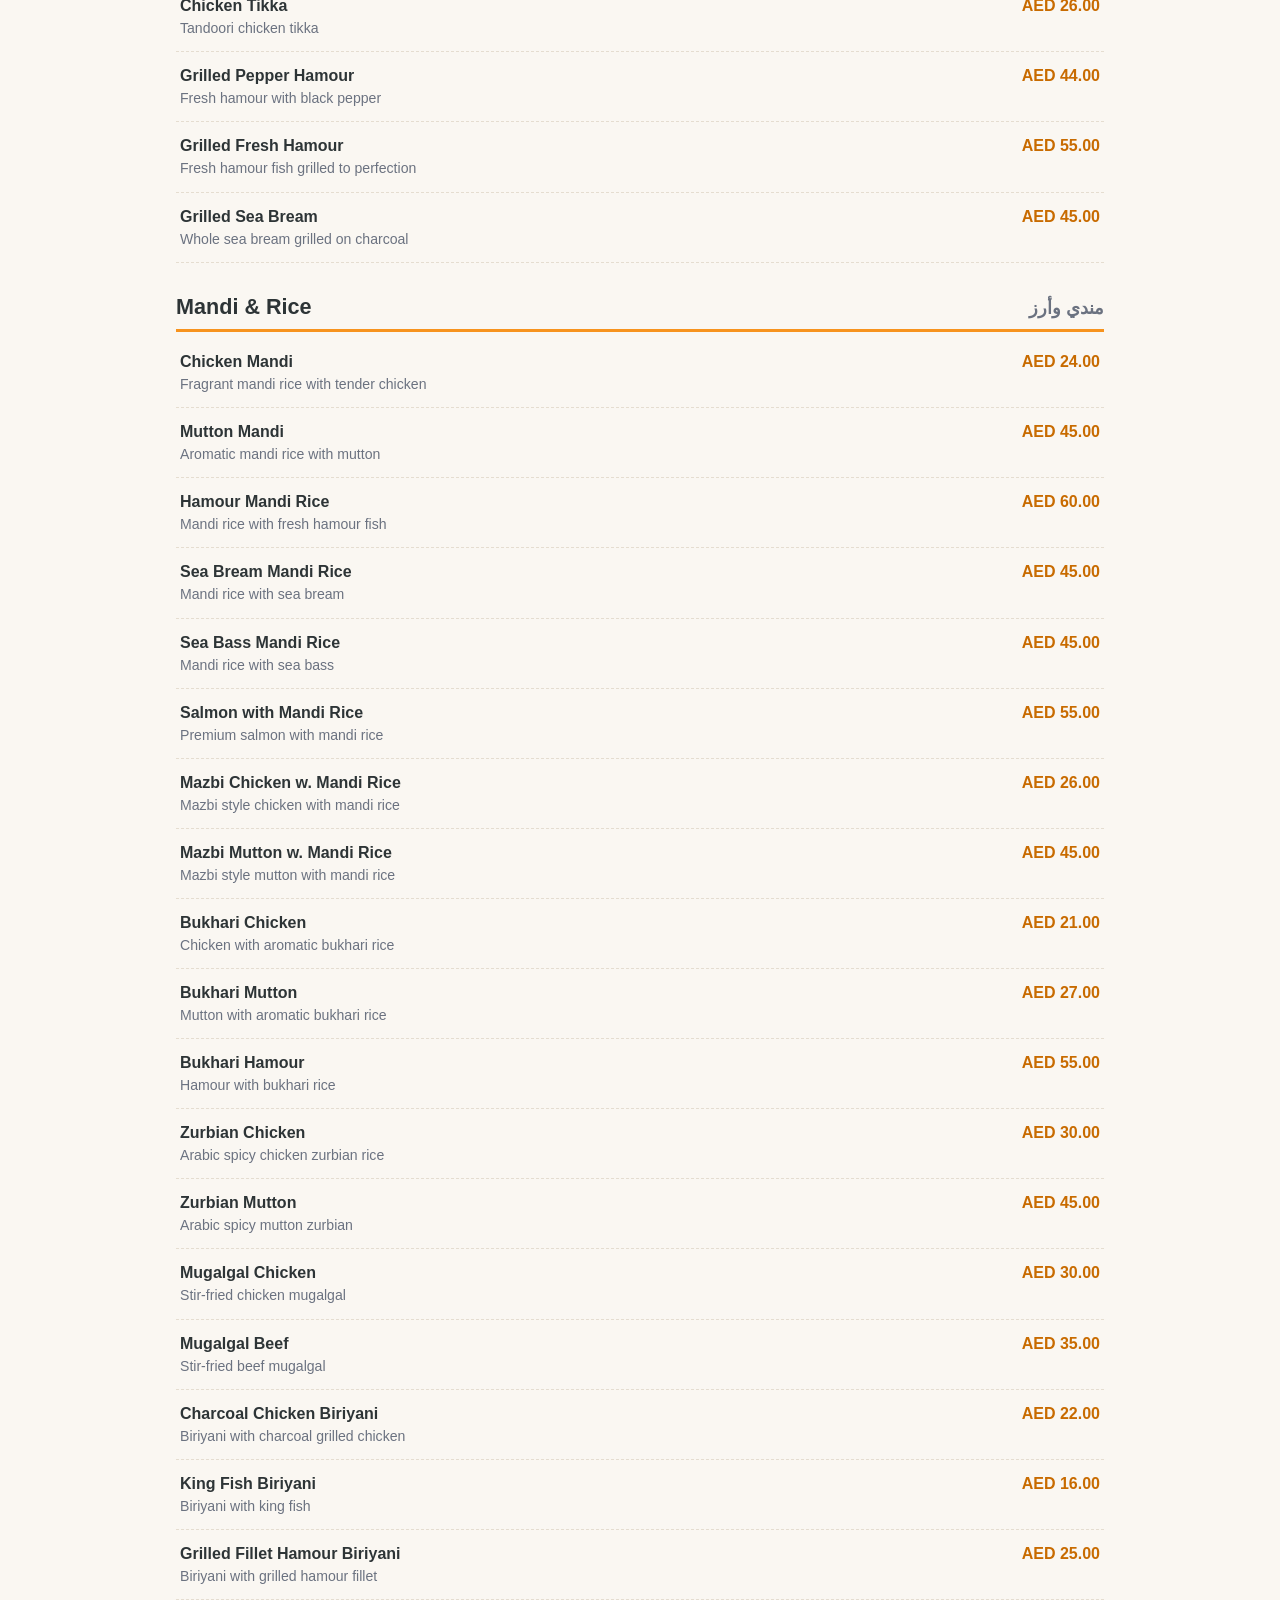
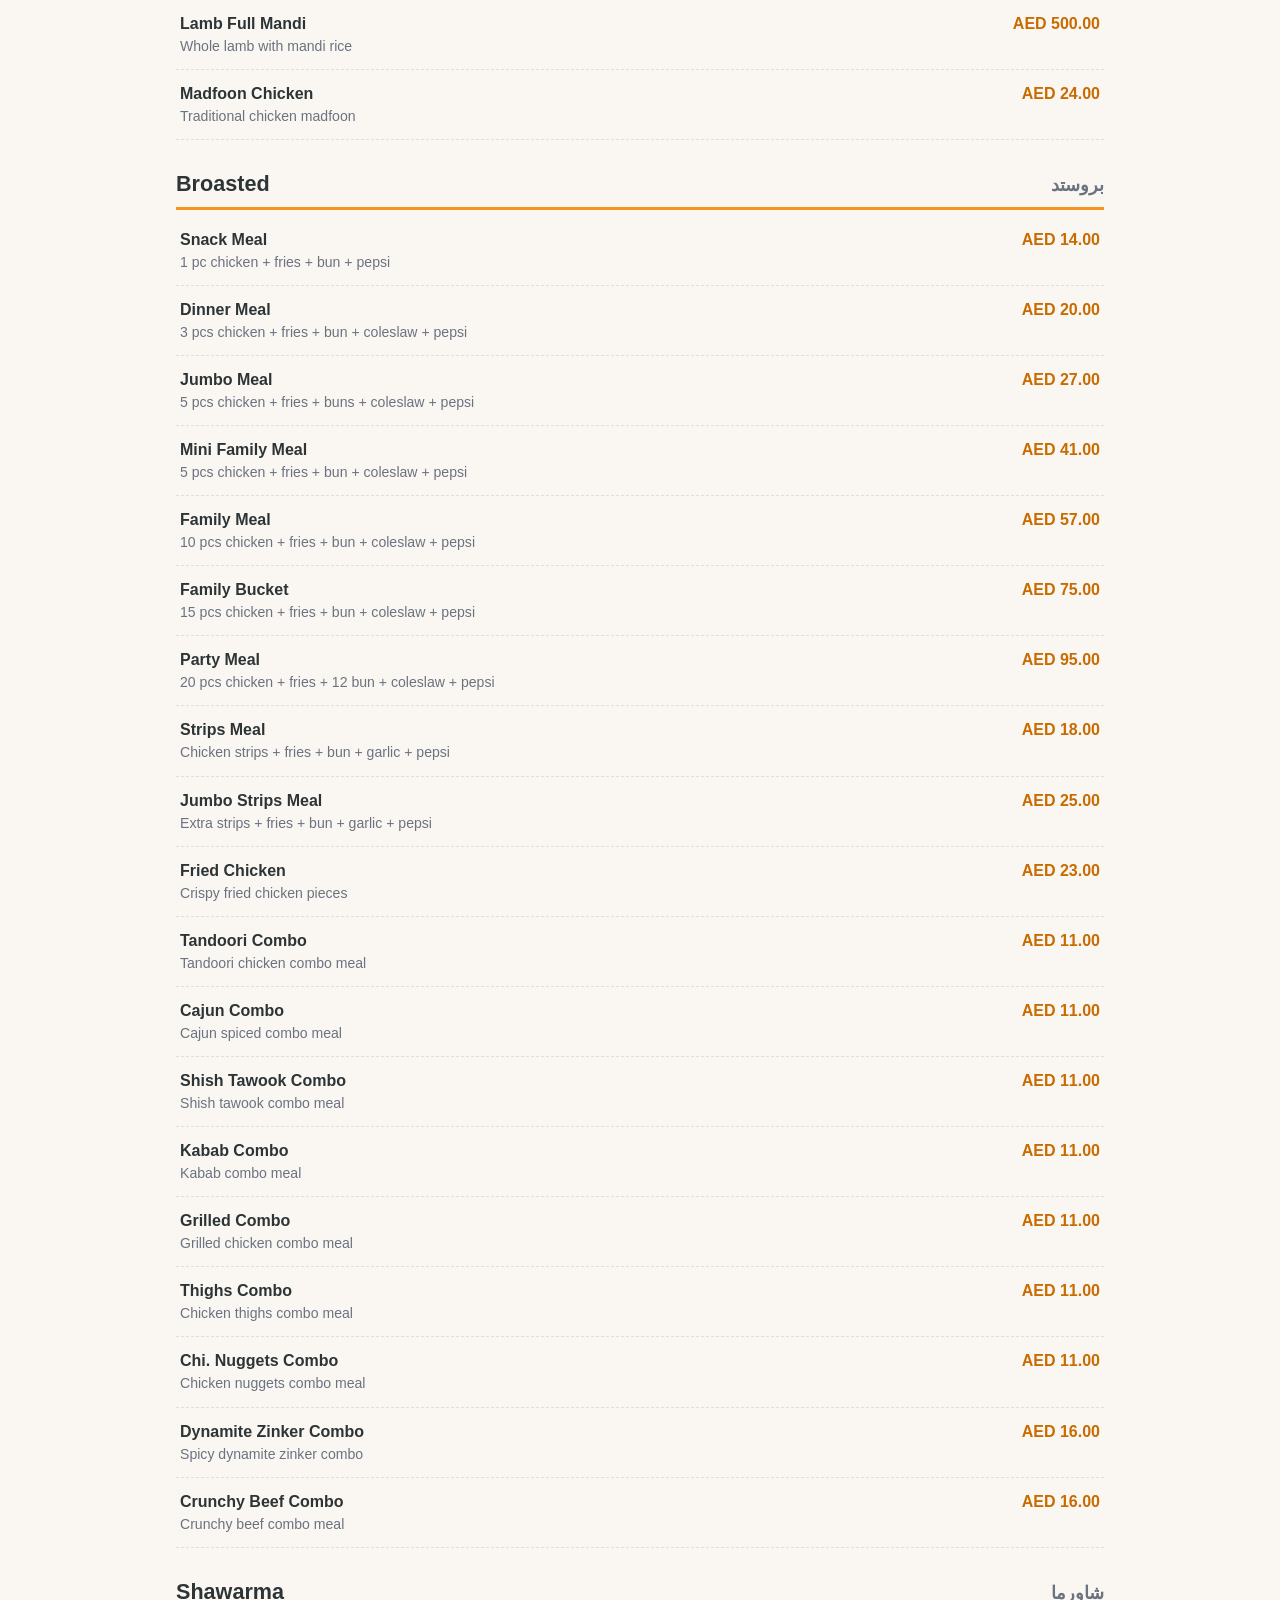
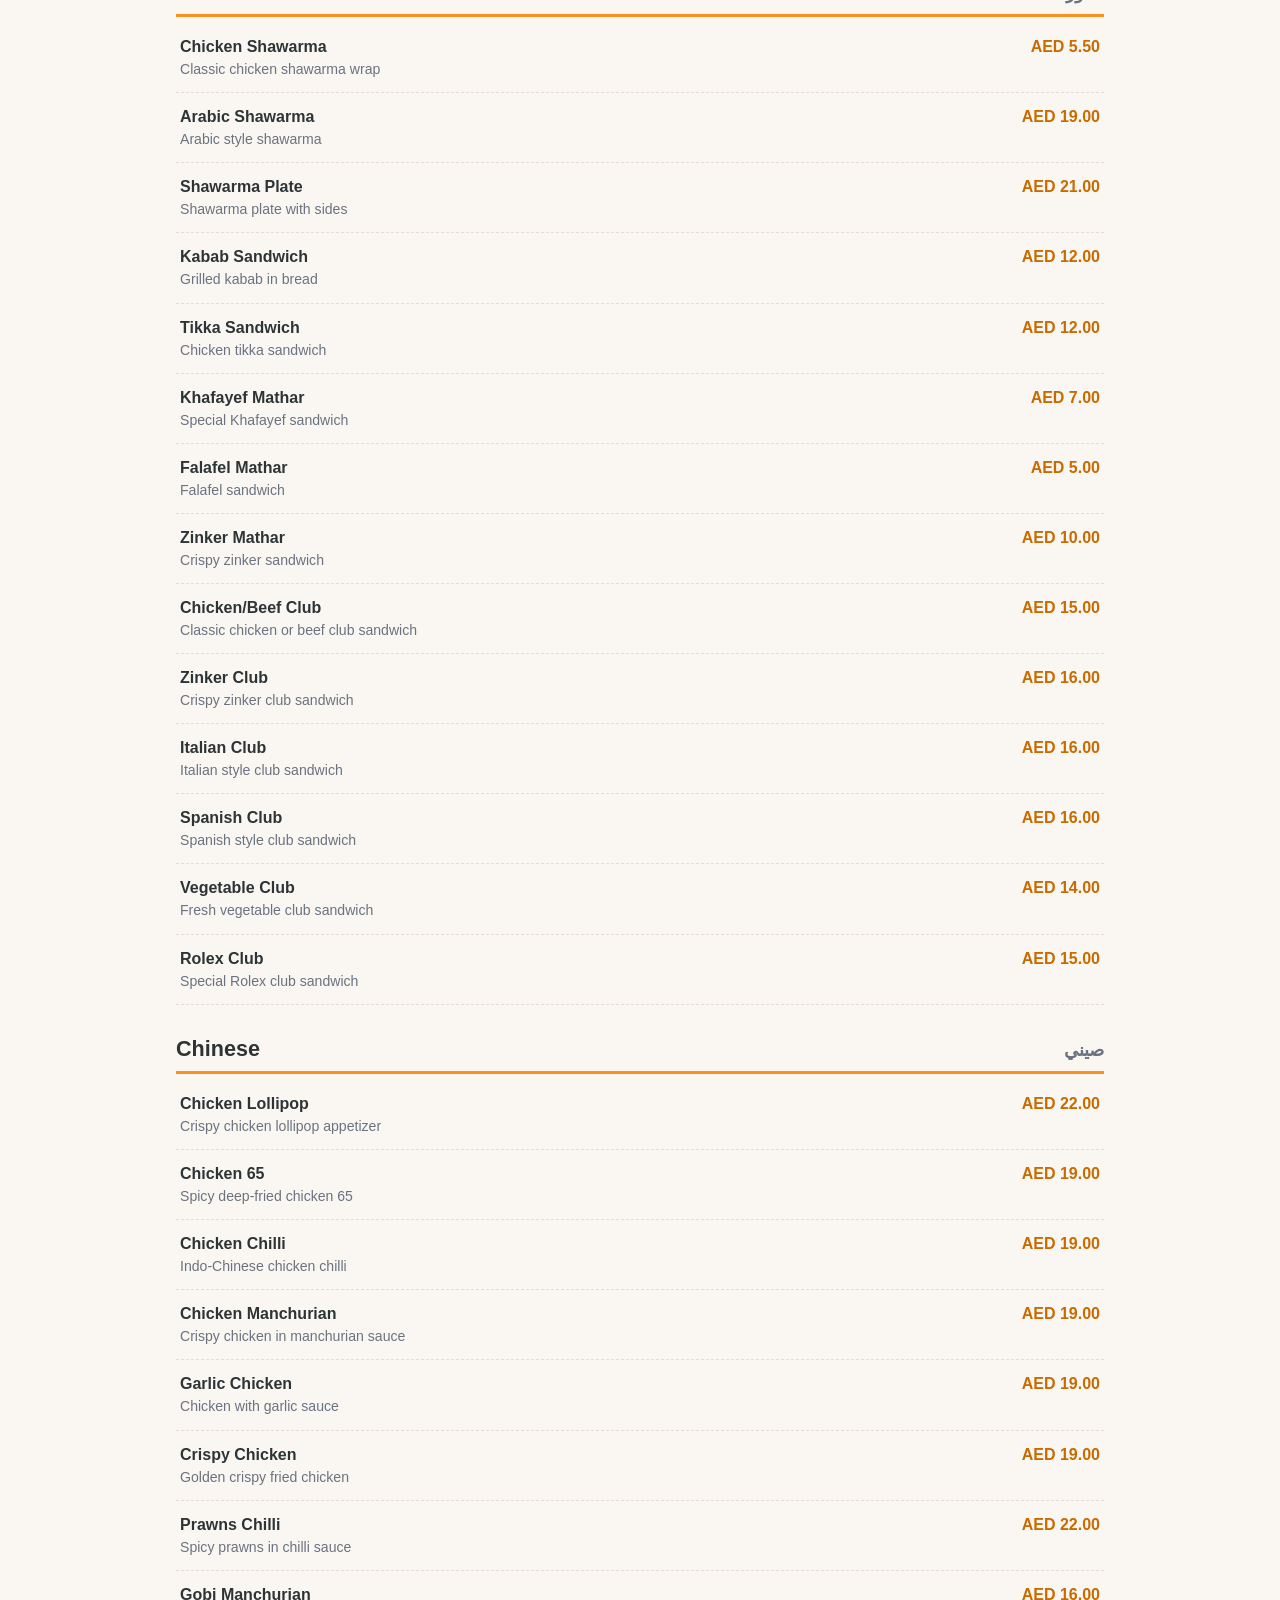
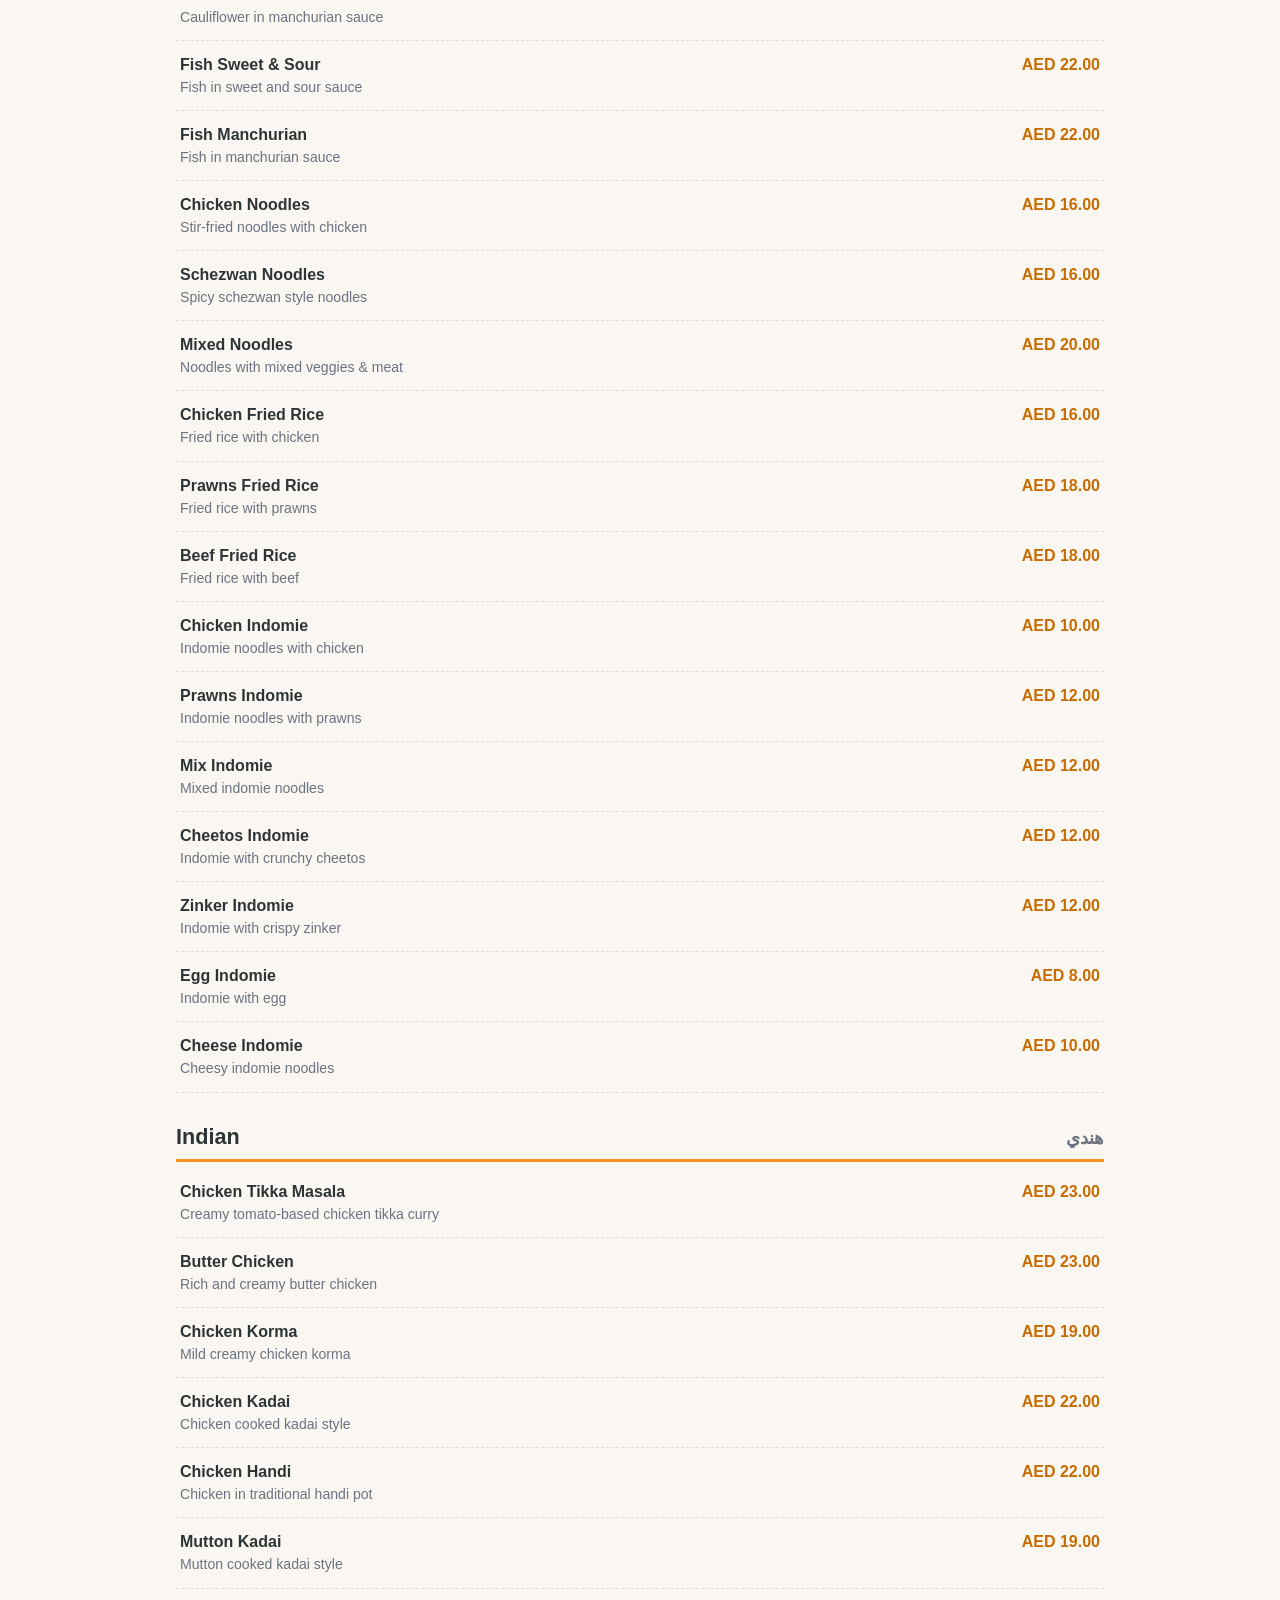
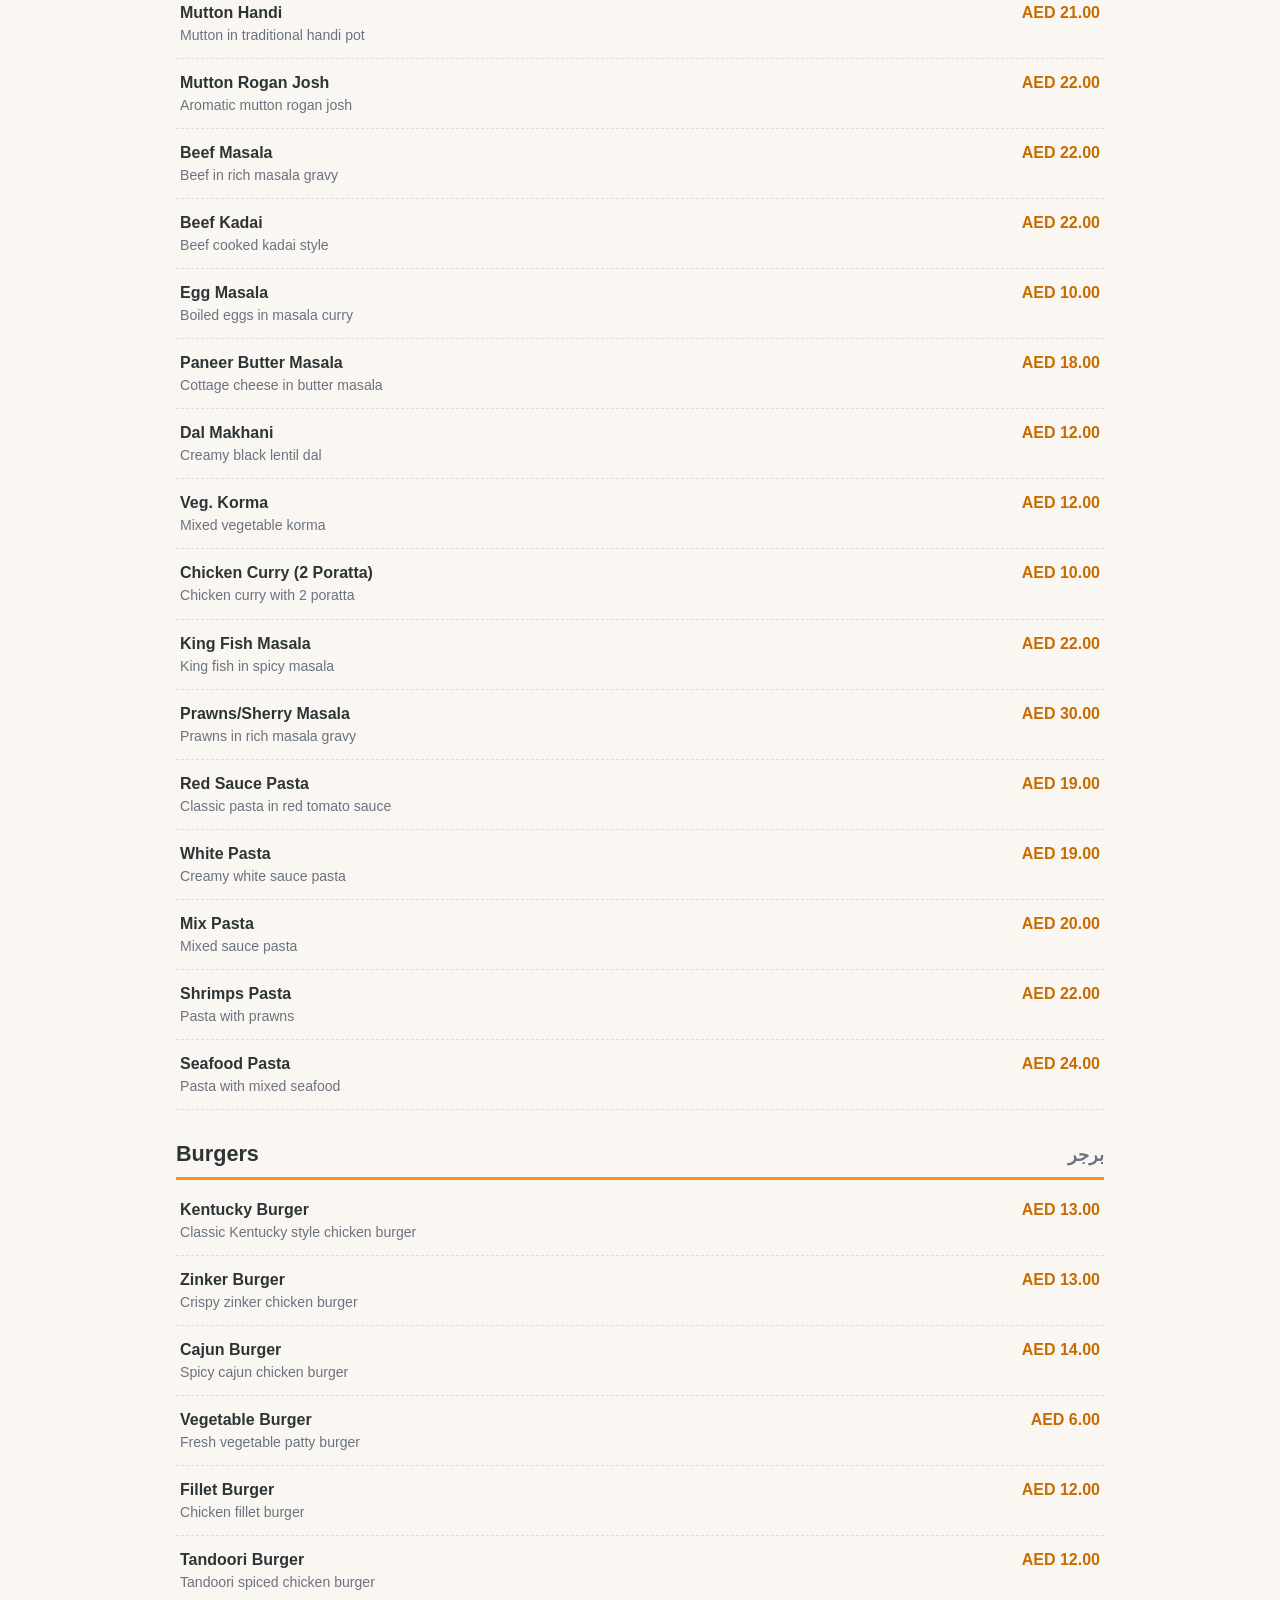
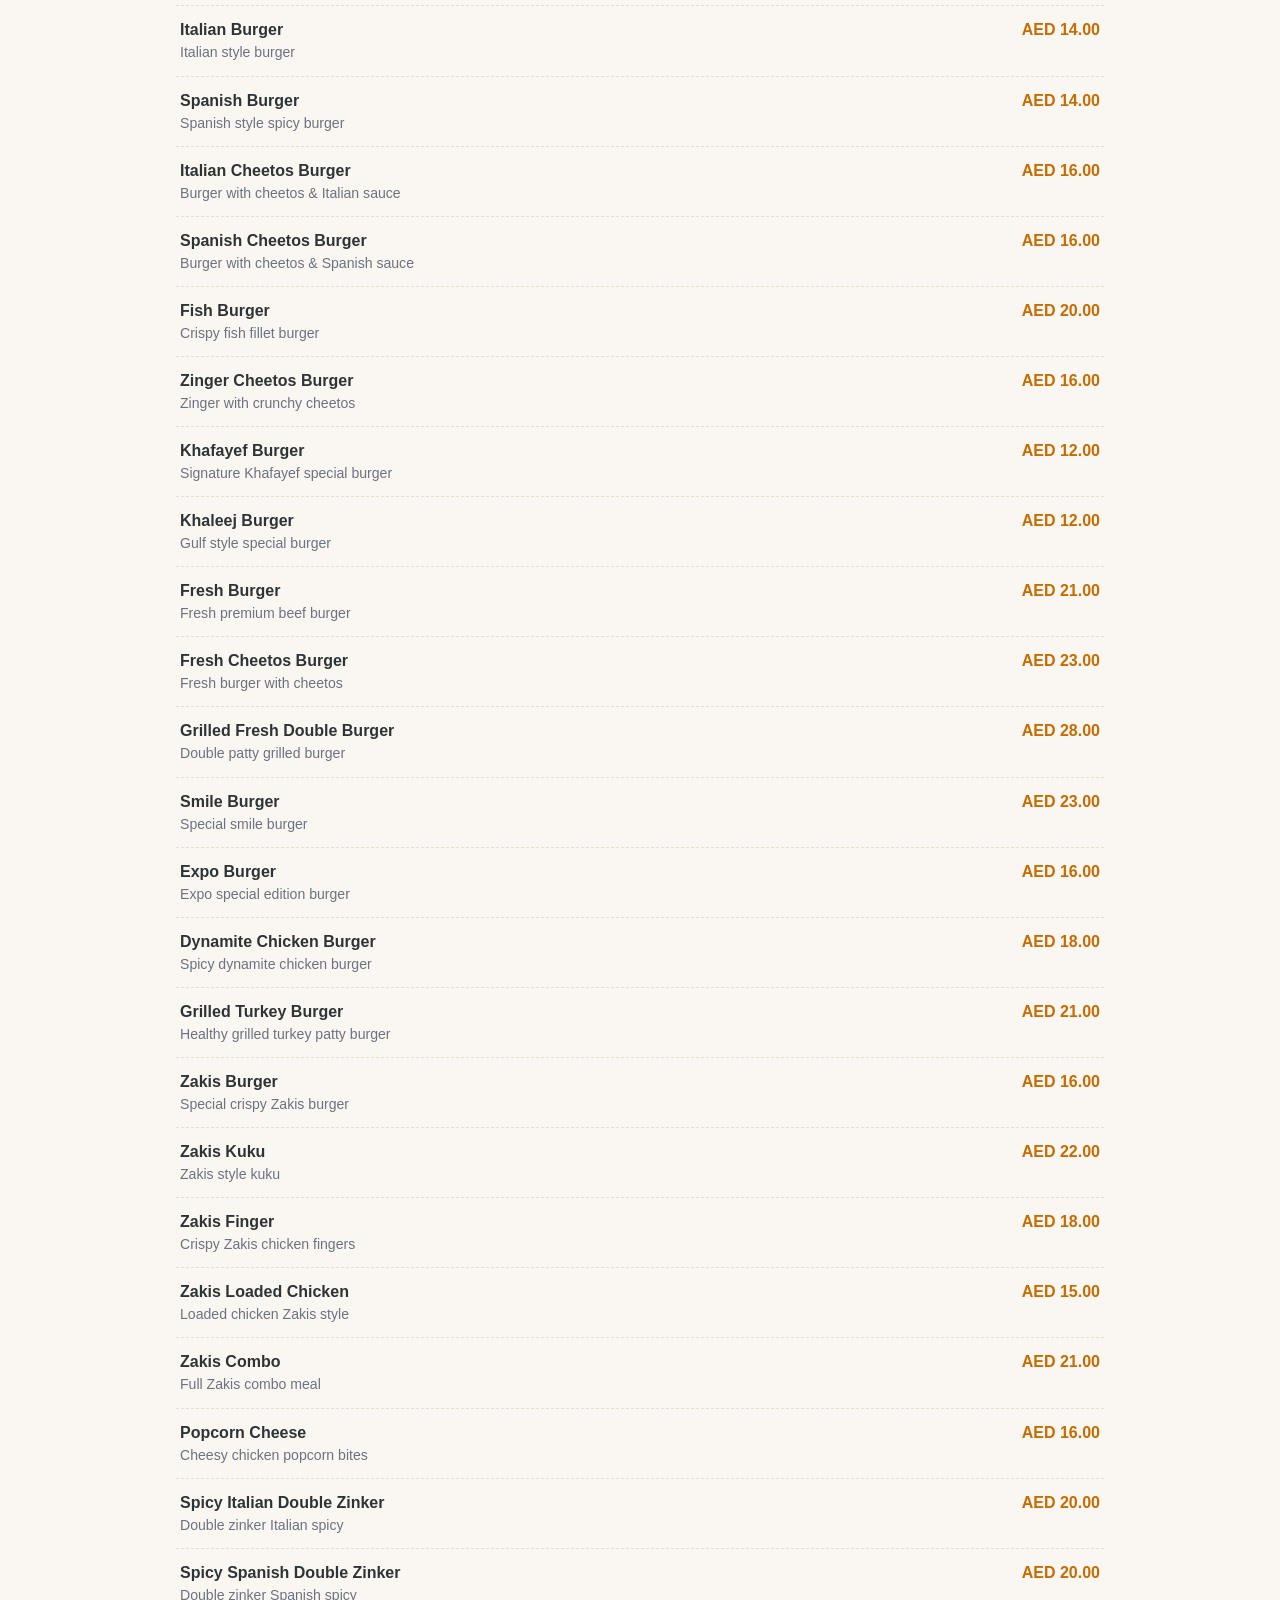
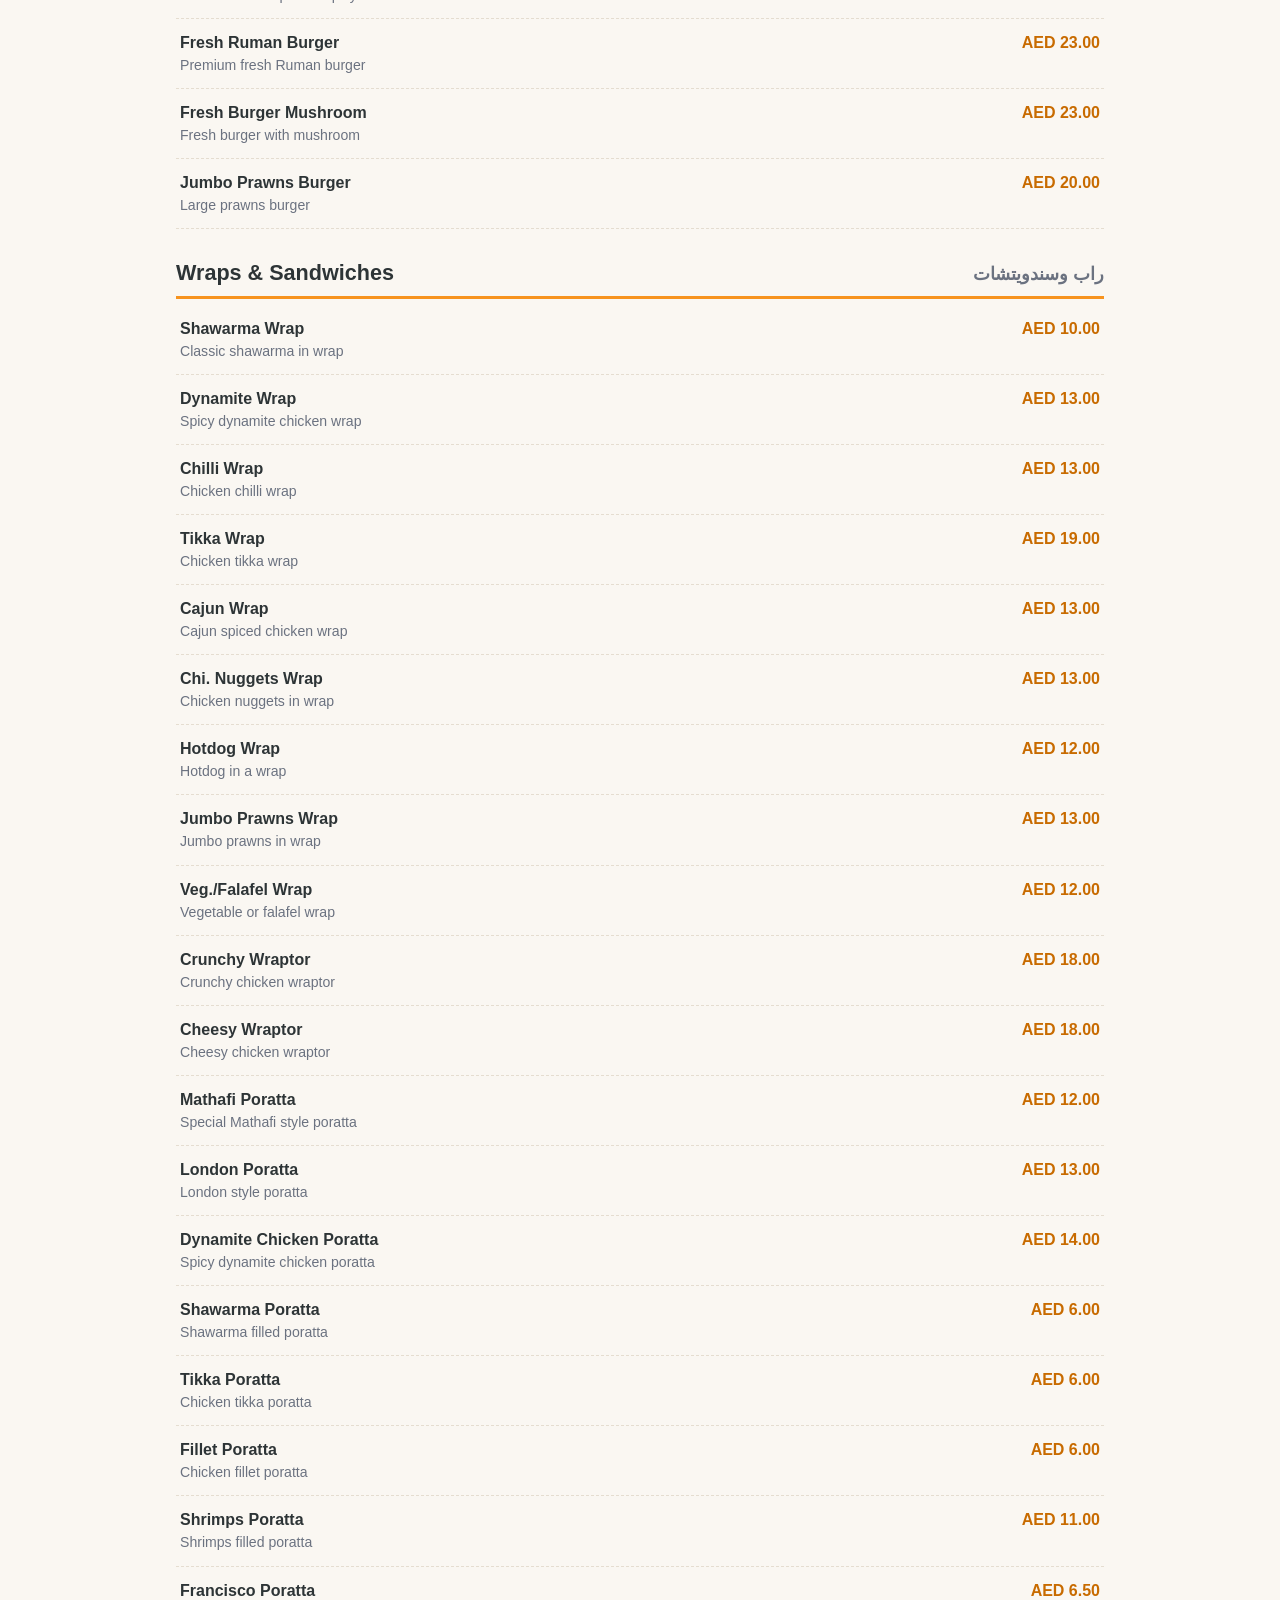
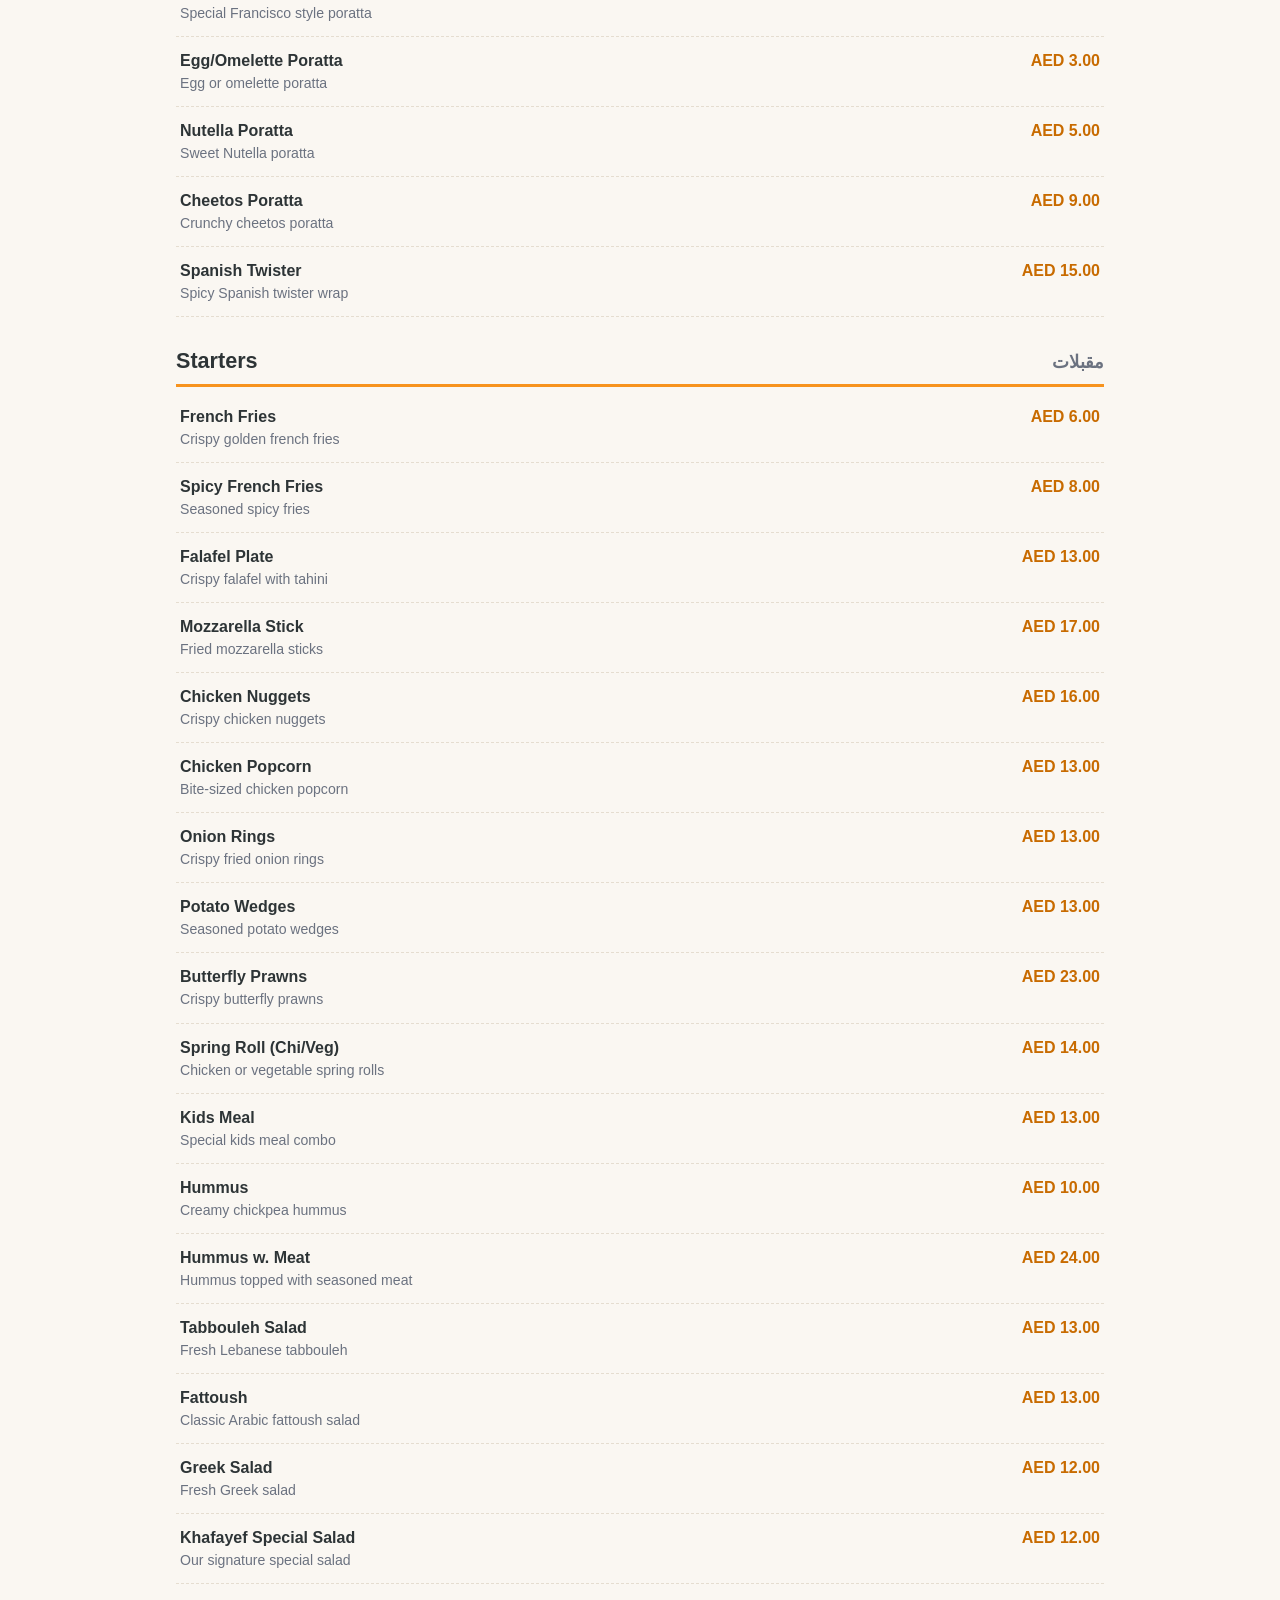
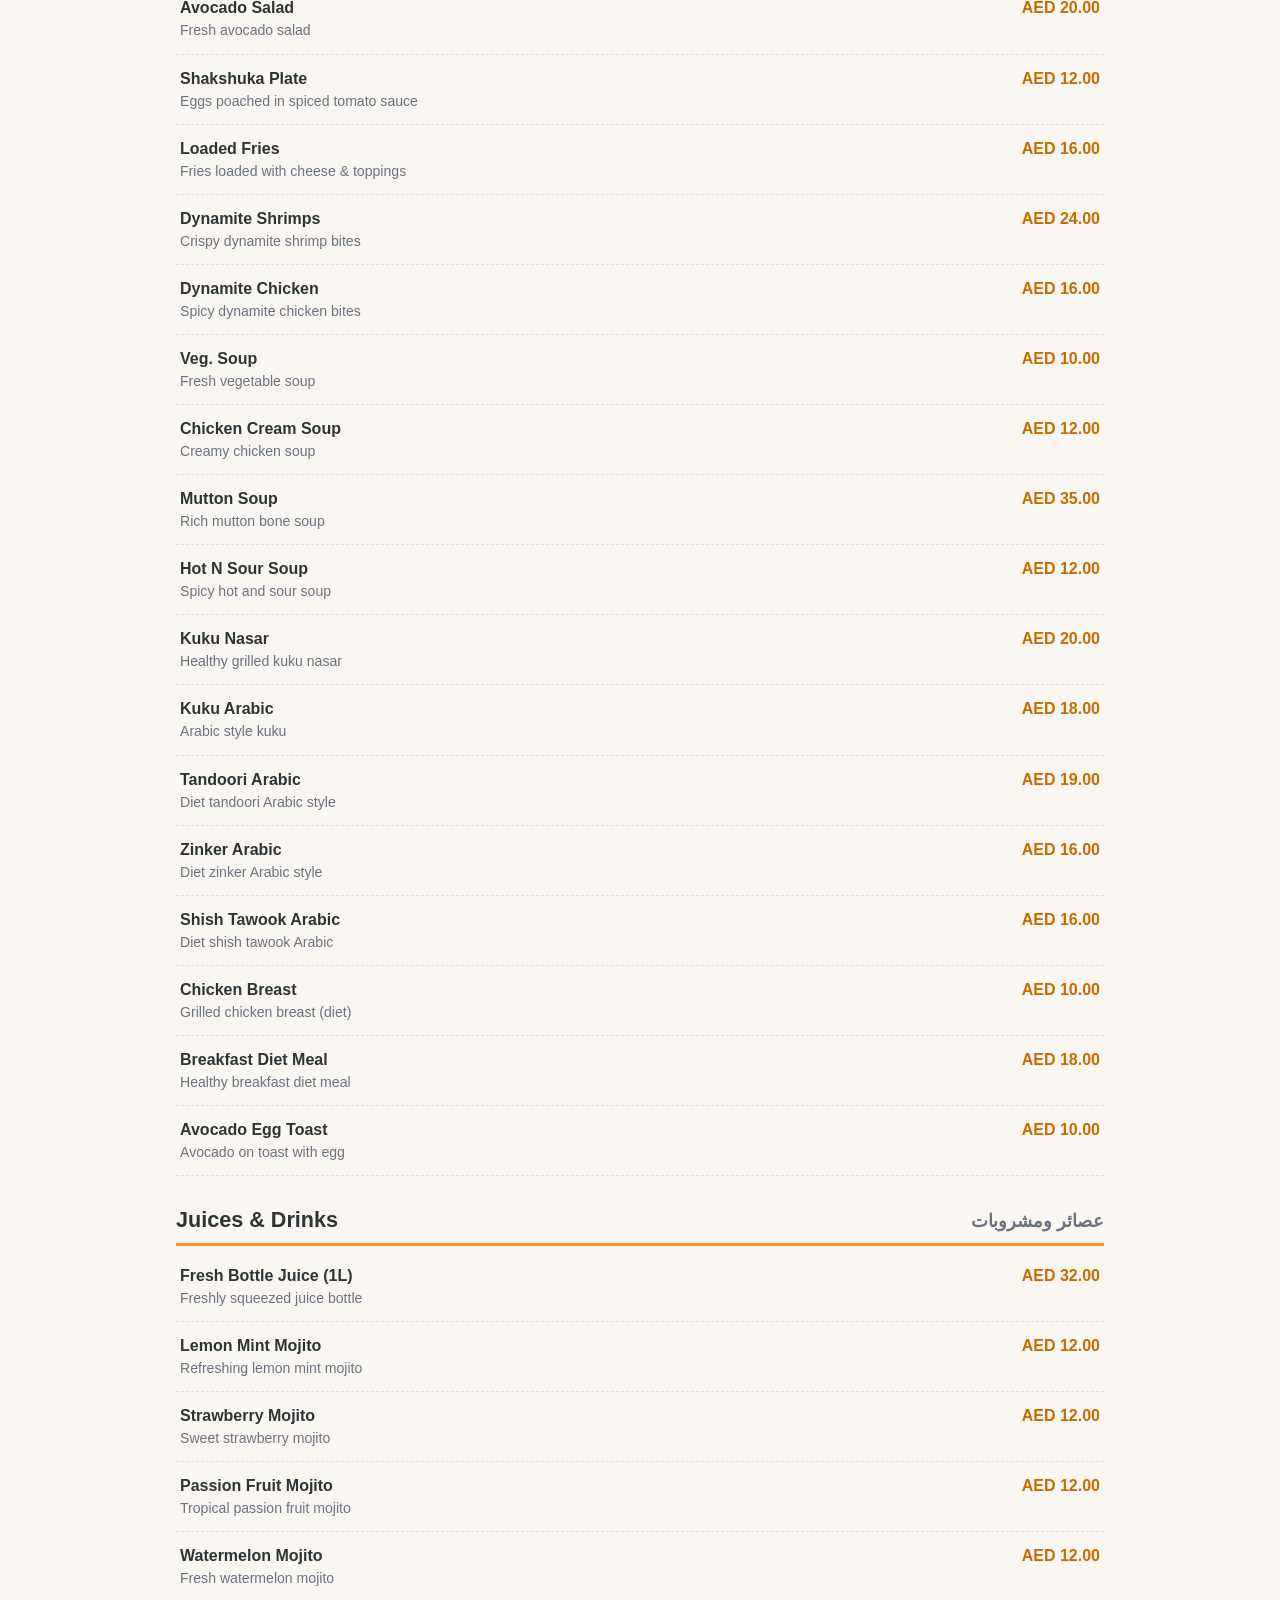
<file: menu.html>
<!DOCTYPE html>
<html lang="en">
<head>
  <meta charset="UTF-8">
  <!-- Google tag (Google Ads 653-764-0309) -->
  <script async src="https://www.googletagmanager.com/gtm.js?id=GTM-NDFG5K37"></script>
  <script>
    window.dataLayer = window.dataLayer || [];
    function gtag(){dataLayer.push(arguments);}
    gtag('js', new Date());
    // Google Ads conversion: Website order click (WhatsApp/Talabat/Noon/Call)
    window.khTrackOrder = function () {
      try { gtag('event', 'conversion', { send_to: 'AW-18399426133/KH96CJf4zb0dENXsw8VE', value: 1.0, currency: 'AED' }); } catch (e) {}
    };
    document.addEventListener('click', function (e) {
      var a = e.target.closest ? e.target.closest('a[href]') : null;
      if (a && /wa\.me|api\.whatsapp\.com|whatsapp:|talabat\.com|food\.noon\.com|^tel:/i.test(a.getAttribute('href'))) window.khTrackOrder();
    }, true);
  </script>
  <meta name="viewport" content="width=device-width, initial-scale=1.0">
  <title>Khafayef Menu &amp; Prices | 242 Dishes | Al Yasmeen, Ajman | منيو خفايف</title>
  <meta name="description" content="Full Khafayef menu with prices: charcoal grills, mandi, shawarma, broasted, Chinese, Indian, burgers, juices &amp; kunafa. Open 24/7 in Al Yasmeen, Ajman. منيو خفايف الياسمين">
  <meta name="robots" content="index, follow, max-image-preview:large">
  <link rel="canonical" href="https://khafayefcafeteria.ae/menu.html">
  <link rel="icon" type="image/png" sizes="48x48" href="favicon.png">
  <link rel="apple-touch-icon" href="images/apple-touch-icon.png">
  <meta property="og:type" content="website">
  <meta property="og:title" content="Khafayef Menu &amp; Prices | Al Yasmeen, Ajman">
  <meta property="og:description" content="242 dishes with prices. Charcoal grills, mandi, shawarma &amp; more. Open 24/7.">
  <meta property="og:image" content="https://khafayefcafeteria.ae/images/khafayef-mix-grill-platter.jpg">
  <meta property="og:url" content="https://khafayefcafeteria.ae/menu.html">
  <meta name="theme-color" content="#0f0f1a">
  <style>
    :root{--o:#f7931e;--d:#0f0f1a;--d2:#1a1a2e;--t:#2d3436;--m:#6b7280}
    *{box-sizing:border-box;margin:0;padding:0}
    body{font-family:-apple-system,BlinkMacSystemFont,"Segoe UI",Roboto,Arial,sans-serif;color:var(--t);background:#faf7f2;line-height:1.5}
    a{color:inherit}
    header{background:var(--d);color:#fff;padding:20px 16px 24px;text-align:center}
    .top{display:flex;align-items:center;justify-content:space-between;max-width:960px;margin:0 auto 16px}
    .brand{display:flex;align-items:center;gap:10px;text-decoration:none;font-weight:800;letter-spacing:2px}
    .brand img{border-radius:50%}
    .top a.home{font-size:.9rem;color:#ffffffb3;text-decoration:none}
    h1{font-size:clamp(1.6rem,5vw,2.4rem);color:var(--o);line-height:1.2}
    .sub{color:#ffffffb3;margin-top:6px}
    .cta{display:flex;flex-wrap:wrap;gap:10px;justify-content:center;margin-top:18px}
    .cta a{padding:11px 20px;border-radius:999px;font-weight:700;text-decoration:none;font-size:.95rem}
    .wa{background:#25D366;color:#fff}.tb{background:var(--o);color:#fff}.nf{background:#feee00;color:#111}.cl{border:2px solid #ffffff4d;color:#fff}
    nav{position:sticky;top:0;z-index:5;background:#fff;border-bottom:1px solid #eee;overflow-x:auto;white-space:nowrap;padding:10px 12px;-webkit-overflow-scrolling:touch}
    nav a{display:inline-block;padding:7px 14px;margin-right:6px;border-radius:999px;background:#f3ede4;text-decoration:none;font-size:.88rem;font-weight:600}
    nav a span{color:var(--m);font-weight:400}
    main{max-width:960px;margin:0 auto;padding:16px}
    .cat{scroll-margin-top:64px;margin:28px 0}
    .cat h2{font-size:1.35rem;border-bottom:3px solid var(--o);display:flex;justify-content:space-between;align-items:baseline;padding-bottom:6px;margin-bottom:6px}
    .cat h2 span{font-weight:600;color:var(--m);font-size:1.1rem}
    ul{list-style:none}
    li{display:flex;justify-content:space-between;gap:16px;padding:12px 4px;border-bottom:1px dashed #e5ddd0}
    h3{font-size:1rem}
    li p{color:var(--m);font-size:.88rem}
    .price{font-weight:800;color:#c86b00;white-space:nowrap}
    .note{color:var(--m);font-size:.85rem;margin-top:24px}
    footer{background:var(--d2);color:#ffffffb3;text-align:center;padding:28px 16px;font-size:.9rem}
    footer a{color:var(--o)}
  </style>
  <script type="application/ld+json">{"@context":"https://schema.org","@type":"Menu","@id":"https://khafayefcafeteria.ae/menu.html#menu","name":"Khafayef Cafeteria & Restaurant Menu","inLanguage":["en","ar"],"url":"https://khafayefcafeteria.ae/menu.html","mainEntityOfPage":"https://khafayefcafeteria.ae/menu.html","provider":{"@id":"https://khafayefcafeteria.ae/#restaurant","@type":"Restaurant","name":"Khafayef Cafeteria & Restaurant","url":"https://khafayefcafeteria.ae/"},"hasMenuSection":[{"@type":"MenuSection","name":"Charcoal Grills | مشاوي على الفحم","url":"https://khafayefcafeteria.ae/menu.html#grills","hasMenuItem":[{"@type":"MenuItem","name":"Khafayef Platter","description":"Full charcoal mixed grill with Lebanese sides","offers":{"@type":"Offer","price":"150.00","priceCurrency":"AED"}},{"@type":"MenuItem","name":"Mix Grill Large","description":"Mutton Tikka, Kebab, Lamb Chops, Arayes, Tawook","offers":{"@type":"Offer","price":"115.00","priceCurrency":"AED"}},{"@type":"MenuItem","name":"Mix Grill Medium","description":"Mixed grill platter with bread & sides","offers":{"@type":"Offer","price":"75.00","priceCurrency":"AED"}},{"@type":"MenuItem","name":"Mix Grill Small","description":"Mini mixed grill with bread & sides","offers":{"@type":"Offer","price":"42.00","priceCurrency":"AED"}},{"@type":"MenuItem","name":"Shish Tawook","description":"Marinated chicken skewers charcoal grilled","offers":{"@type":"Offer","price":"20.00","priceCurrency":"AED"}},{"@type":"MenuItem","name":"Chicken Wings","description":"Charcoal grilled chicken wings","offers":{"@type":"Offer","price":"23.00","priceCurrency":"AED"}},{"@type":"MenuItem","name":"Mutton Tikka","description":"Tender mutton tikka charcoal grilled","offers":{"@type":"Offer","price":"28.00","priceCurrency":"AED"}},{"@type":"MenuItem","name":"Mini Mix Grill","description":"Mini charcoal mixed grill","offers":{"@type":"Offer","price":"30.00","priceCurrency":"AED"}},{"@type":"MenuItem","name":"Eggplant Kabab","description":"Grilled eggplant kabab","offers":{"@type":"Offer","price":"25.00","priceCurrency":"AED"}},{"@type":"MenuItem","name":"Azmarly Kabab","description":"Traditional Azmarly style kabab","offers":{"@type":"Offer","price":"36.00","priceCurrency":"AED"}},{"@type":"MenuItem","name":"Arayes","description":"Grilled meat-stuffed Lebanese bread","offers":{"@type":"Offer","price":"28.00","priceCurrency":"AED"}},{"@type":"MenuItem","name":"Khafayef Sp. Charcoal","description":"Special charcoal grill with bread, hummus, salad & garlic","offers":{"@type":"Offer","price":"42.00","priceCurrency":"AED"}},{"@type":"MenuItem","name":"Chicken Peri Peri Charcoal","description":"Peri peri chicken grilled on charcoal","offers":{"@type":"Offer","price":"44.00","priceCurrency":"AED"}},{"@type":"MenuItem","name":"Pepper Chicken Charcoal","description":"Black pepper chicken charcoal grilled","offers":{"@type":"Offer","price":"44.00","priceCurrency":"AED"}},{"@type":"MenuItem","name":"Green Chilli Chicken Charcoal","description":"Spicy green chilli chicken on charcoal","offers":{"@type":"Offer","price":"44.00","priceCurrency":"AED"}},{"@type":"MenuItem","name":"Arabic Chicken Charcoal","description":"Arabic style charcoal chicken","offers":{"@type":"Offer","price":"37.00","priceCurrency":"AED"}},{"@type":"MenuItem","name":"Chicken Normal Charcoal","description":"Classic charcoal grilled chicken","offers":{"@type":"Offer","price":"25.00","priceCurrency":"AED"}},{"@type":"MenuItem","name":"Chicken Tikka","description":"Tandoori chicken tikka","offers":{"@type":"Offer","price":"26.00","priceCurrency":"AED"}},{"@type":"MenuItem","name":"Grilled Pepper Hamour","description":"Fresh hamour with black pepper","offers":{"@type":"Offer","price":"44.00","priceCurrency":"AED"}},{"@type":"MenuItem","name":"Grilled Fresh Hamour","description":"Fresh hamour fish grilled to perfection","offers":{"@type":"Offer","price":"55.00","priceCurrency":"AED"}},{"@type":"MenuItem","name":"Grilled Sea Bream","description":"Whole sea bream grilled on charcoal","offers":{"@type":"Offer","price":"45.00","priceCurrency":"AED"}}]},{"@type":"MenuSection","name":"Mandi & Rice | مندي وأرز","url":"https://khafayefcafeteria.ae/menu.html#mandi","hasMenuItem":[{"@type":"MenuItem","name":"Chicken Mandi","description":"Fragrant mandi rice with tender chicken","offers":{"@type":"Offer","price":"24.00","priceCurrency":"AED"}},{"@type":"MenuItem","name":"Mutton Mandi","description":"Aromatic mandi rice with mutton","offers":{"@type":"Offer","price":"45.00","priceCurrency":"AED"}},{"@type":"MenuItem","name":"Hamour Mandi Rice","description":"Mandi rice with fresh hamour fish","offers":{"@type":"Offer","price":"60.00","priceCurrency":"AED"}},{"@type":"MenuItem","name":"Sea Bream Mandi Rice","description":"Mandi rice with sea bream","offers":{"@type":"Offer","price":"45.00","priceCurrency":"AED"}},{"@type":"MenuItem","name":"Sea Bass Mandi Rice","description":"Mandi rice with sea bass","offers":{"@type":"Offer","price":"45.00","priceCurrency":"AED"}},{"@type":"MenuItem","name":"Salmon with Mandi Rice","description":"Premium salmon with mandi rice","offers":{"@type":"Offer","price":"55.00","priceCurrency":"AED"}},{"@type":"MenuItem","name":"Mazbi Chicken w. Mandi Rice","description":"Mazbi style chicken with mandi rice","offers":{"@type":"Offer","price":"26.00","priceCurrency":"AED"}},{"@type":"MenuItem","name":"Mazbi Mutton w. Mandi Rice","description":"Mazbi style mutton with mandi rice","offers":{"@type":"Offer","price":"45.00","priceCurrency":"AED"}},{"@type":"MenuItem","name":"Bukhari Chicken","description":"Chicken with aromatic bukhari rice","offers":{"@type":"Offer","price":"21.00","priceCurrency":"AED"}},{"@type":"MenuItem","name":"Bukhari Mutton","description":"Mutton with aromatic bukhari rice","offers":{"@type":"Offer","price":"27.00","priceCurrency":"AED"}},{"@type":"MenuItem","name":"Bukhari Hamour","description":"Hamour with bukhari rice","offers":{"@type":"Offer","price":"55.00","priceCurrency":"AED"}},{"@type":"MenuItem","name":"Zurbian Chicken","description":"Arabic spicy chicken zurbian rice","offers":{"@type":"Offer","price":"30.00","priceCurrency":"AED"}},{"@type":"MenuItem","name":"Zurbian Mutton","description":"Arabic spicy mutton zurbian","offers":{"@type":"Offer","price":"45.00","priceCurrency":"AED"}},{"@type":"MenuItem","name":"Mugalgal Chicken","description":"Stir-fried chicken mugalgal","offers":{"@type":"Offer","price":"30.00","priceCurrency":"AED"}},{"@type":"MenuItem","name":"Mugalgal Beef","description":"Stir-fried beef mugalgal","offers":{"@type":"Offer","price":"35.00","priceCurrency":"AED"}},{"@type":"MenuItem","name":"Charcoal Chicken Biriyani","description":"Biriyani with charcoal grilled chicken","offers":{"@type":"Offer","price":"22.00","priceCurrency":"AED"}},{"@type":"MenuItem","name":"King Fish Biriyani","description":"Biriyani with king fish","offers":{"@type":"Offer","price":"16.00","priceCurrency":"AED"}},{"@type":"MenuItem","name":"Grilled Fillet Hamour Biriyani","description":"Biriyani with grilled hamour fillet","offers":{"@type":"Offer","price":"25.00","priceCurrency":"AED"}},{"@type":"MenuItem","name":"Lamb Full Mandi","description":"Whole lamb with mandi rice","offers":{"@type":"Offer","price":"500.00","priceCurrency":"AED"}},{"@type":"MenuItem","name":"Madfoon Chicken","description":"Traditional chicken madfoon","offers":{"@type":"Offer","price":"24.00","priceCurrency":"AED"}}]},{"@type":"MenuSection","name":"Broasted | بروستد","url":"https://khafayefcafeteria.ae/menu.html#broasted","hasMenuItem":[{"@type":"MenuItem","name":"Snack Meal","description":"1 pc chicken + fries + bun + pepsi","offers":{"@type":"Offer","price":"14.00","priceCurrency":"AED"}},{"@type":"MenuItem","name":"Dinner Meal","description":"3 pcs chicken + fries + bun + coleslaw + pepsi","offers":{"@type":"Offer","price":"20.00","priceCurrency":"AED"}},{"@type":"MenuItem","name":"Jumbo Meal","description":"5 pcs chicken + fries + buns + coleslaw + pepsi","offers":{"@type":"Offer","price":"27.00","priceCurrency":"AED"}},{"@type":"MenuItem","name":"Mini Family Meal","description":"5 pcs chicken + fries + bun + coleslaw + pepsi","offers":{"@type":"Offer","price":"41.00","priceCurrency":"AED"}},{"@type":"MenuItem","name":"Family Meal","description":"10 pcs chicken + fries + bun + coleslaw + pepsi","offers":{"@type":"Offer","price":"57.00","priceCurrency":"AED"}},{"@type":"MenuItem","name":"Family Bucket","description":"15 pcs chicken + fries + bun + coleslaw + pepsi","offers":{"@type":"Offer","price":"75.00","priceCurrency":"AED"}},{"@type":"MenuItem","name":"Party Meal","description":"20 pcs chicken + fries + 12 bun + coleslaw + pepsi","offers":{"@type":"Offer","price":"95.00","priceCurrency":"AED"}},{"@type":"MenuItem","name":"Strips Meal","description":"Chicken strips + fries + bun + garlic + pepsi","offers":{"@type":"Offer","price":"18.00","priceCurrency":"AED"}},{"@type":"MenuItem","name":"Jumbo Strips Meal","description":"Extra strips + fries + bun + garlic + pepsi","offers":{"@type":"Offer","price":"25.00","priceCurrency":"AED"}},{"@type":"MenuItem","name":"Fried Chicken","description":"Crispy fried chicken pieces","offers":{"@type":"Offer","price":"23.00","priceCurrency":"AED"}},{"@type":"MenuItem","name":"Tandoori Combo","description":"Tandoori chicken combo meal","offers":{"@type":"Offer","price":"11.00","priceCurrency":"AED"}},{"@type":"MenuItem","name":"Cajun Combo","description":"Cajun spiced combo meal","offers":{"@type":"Offer","price":"11.00","priceCurrency":"AED"}},{"@type":"MenuItem","name":"Shish Tawook Combo","description":"Shish tawook combo meal","offers":{"@type":"Offer","price":"11.00","priceCurrency":"AED"}},{"@type":"MenuItem","name":"Kabab Combo","description":"Kabab combo meal","offers":{"@type":"Offer","price":"11.00","priceCurrency":"AED"}},{"@type":"MenuItem","name":"Grilled Combo","description":"Grilled chicken combo meal","offers":{"@type":"Offer","price":"11.00","priceCurrency":"AED"}},{"@type":"MenuItem","name":"Thighs Combo","description":"Chicken thighs combo meal","offers":{"@type":"Offer","price":"11.00","priceCurrency":"AED"}},{"@type":"MenuItem","name":"Chi. Nuggets Combo","description":"Chicken nuggets combo meal","offers":{"@type":"Offer","price":"11.00","priceCurrency":"AED"}},{"@type":"MenuItem","name":"Dynamite Zinker Combo","description":"Spicy dynamite zinker combo","offers":{"@type":"Offer","price":"16.00","priceCurrency":"AED"}},{"@type":"MenuItem","name":"Crunchy Beef Combo","description":"Crunchy beef combo meal","offers":{"@type":"Offer","price":"16.00","priceCurrency":"AED"}}]},{"@type":"MenuSection","name":"Shawarma | شاورما","url":"https://khafayefcafeteria.ae/menu.html#shawarma","hasMenuItem":[{"@type":"MenuItem","name":"Chicken Shawarma","description":"Classic chicken shawarma wrap","offers":{"@type":"Offer","price":"5.50","priceCurrency":"AED"}},{"@type":"MenuItem","name":"Arabic Shawarma","description":"Arabic style shawarma","offers":{"@type":"Offer","price":"19.00","priceCurrency":"AED"}},{"@type":"MenuItem","name":"Shawarma Plate","description":"Shawarma plate with sides","offers":{"@type":"Offer","price":"21.00","priceCurrency":"AED"}},{"@type":"MenuItem","name":"Kabab Sandwich","description":"Grilled kabab in bread","offers":{"@type":"Offer","price":"12.00","priceCurrency":"AED"}},{"@type":"MenuItem","name":"Tikka Sandwich","description":"Chicken tikka sandwich","offers":{"@type":"Offer","price":"12.00","priceCurrency":"AED"}},{"@type":"MenuItem","name":"Khafayef Mathar","description":"Special Khafayef sandwich","offers":{"@type":"Offer","price":"7.00","priceCurrency":"AED"}},{"@type":"MenuItem","name":"Falafel Mathar","description":"Falafel sandwich","offers":{"@type":"Offer","price":"5.00","priceCurrency":"AED"}},{"@type":"MenuItem","name":"Zinker Mathar","description":"Crispy zinker sandwich","offers":{"@type":"Offer","price":"10.00","priceCurrency":"AED"}},{"@type":"MenuItem","name":"Chicken/Beef Club","description":"Classic chicken or beef club sandwich","offers":{"@type":"Offer","price":"15.00","priceCurrency":"AED"}},{"@type":"MenuItem","name":"Zinker Club","description":"Crispy zinker club sandwich","offers":{"@type":"Offer","price":"16.00","priceCurrency":"AED"}},{"@type":"MenuItem","name":"Italian Club","description":"Italian style club sandwich","offers":{"@type":"Offer","price":"16.00","priceCurrency":"AED"}},{"@type":"MenuItem","name":"Spanish Club","description":"Spanish style club sandwich","offers":{"@type":"Offer","price":"16.00","priceCurrency":"AED"}},{"@type":"MenuItem","name":"Vegetable Club","description":"Fresh vegetable club sandwich","offers":{"@type":"Offer","price":"14.00","priceCurrency":"AED"}},{"@type":"MenuItem","name":"Rolex Club","description":"Special Rolex club sandwich","offers":{"@type":"Offer","price":"15.00","priceCurrency":"AED"}}]},{"@type":"MenuSection","name":"Chinese | صيني","url":"https://khafayefcafeteria.ae/menu.html#chinese","hasMenuItem":[{"@type":"MenuItem","name":"Chicken Lollipop","description":"Crispy chicken lollipop appetizer","offers":{"@type":"Offer","price":"22.00","priceCurrency":"AED"}},{"@type":"MenuItem","name":"Chicken 65","description":"Spicy deep-fried chicken 65","offers":{"@type":"Offer","price":"19.00","priceCurrency":"AED"}},{"@type":"MenuItem","name":"Chicken Chilli","description":"Indo-Chinese chicken chilli","offers":{"@type":"Offer","price":"19.00","priceCurrency":"AED"}},{"@type":"MenuItem","name":"Chicken Manchurian","description":"Crispy chicken in manchurian sauce","offers":{"@type":"Offer","price":"19.00","priceCurrency":"AED"}},{"@type":"MenuItem","name":"Garlic Chicken","description":"Chicken with garlic sauce","offers":{"@type":"Offer","price":"19.00","priceCurrency":"AED"}},{"@type":"MenuItem","name":"Crispy Chicken","description":"Golden crispy fried chicken","offers":{"@type":"Offer","price":"19.00","priceCurrency":"AED"}},{"@type":"MenuItem","name":"Prawns Chilli","description":"Spicy prawns in chilli sauce","offers":{"@type":"Offer","price":"22.00","priceCurrency":"AED"}},{"@type":"MenuItem","name":"Gobi Manchurian","description":"Cauliflower in manchurian sauce","offers":{"@type":"Offer","price":"16.00","priceCurrency":"AED"}},{"@type":"MenuItem","name":"Fish Sweet & Sour","description":"Fish in sweet and sour sauce","offers":{"@type":"Offer","price":"22.00","priceCurrency":"AED"}},{"@type":"MenuItem","name":"Fish Manchurian","description":"Fish in manchurian sauce","offers":{"@type":"Offer","price":"22.00","priceCurrency":"AED"}},{"@type":"MenuItem","name":"Chicken Noodles","description":"Stir-fried noodles with chicken","offers":{"@type":"Offer","price":"16.00","priceCurrency":"AED"}},{"@type":"MenuItem","name":"Schezwan Noodles","description":"Spicy schezwan style noodles","offers":{"@type":"Offer","price":"16.00","priceCurrency":"AED"}},{"@type":"MenuItem","name":"Mixed Noodles","description":"Noodles with mixed veggies & meat","offers":{"@type":"Offer","price":"20.00","priceCurrency":"AED"}},{"@type":"MenuItem","name":"Chicken Fried Rice","description":"Fried rice with chicken","offers":{"@type":"Offer","price":"16.00","priceCurrency":"AED"}},{"@type":"MenuItem","name":"Prawns Fried Rice","description":"Fried rice with prawns","offers":{"@type":"Offer","price":"18.00","priceCurrency":"AED"}},{"@type":"MenuItem","name":"Beef Fried Rice","description":"Fried rice with beef","offers":{"@type":"Offer","price":"18.00","priceCurrency":"AED"}},{"@type":"MenuItem","name":"Chicken Indomie","description":"Indomie noodles with chicken","offers":{"@type":"Offer","price":"10.00","priceCurrency":"AED"}},{"@type":"MenuItem","name":"Prawns Indomie","description":"Indomie noodles with prawns","offers":{"@type":"Offer","price":"12.00","priceCurrency":"AED"}},{"@type":"MenuItem","name":"Mix Indomie","description":"Mixed indomie noodles","offers":{"@type":"Offer","price":"12.00","priceCurrency":"AED"}},{"@type":"MenuItem","name":"Cheetos Indomie","description":"Indomie with crunchy cheetos","offers":{"@type":"Offer","price":"12.00","priceCurrency":"AED"}},{"@type":"MenuItem","name":"Zinker Indomie","description":"Indomie with crispy zinker","offers":{"@type":"Offer","price":"12.00","priceCurrency":"AED"}},{"@type":"MenuItem","name":"Egg Indomie","description":"Indomie with egg","offers":{"@type":"Offer","price":"8.00","priceCurrency":"AED"}},{"@type":"MenuItem","name":"Cheese Indomie","description":"Cheesy indomie noodles","offers":{"@type":"Offer","price":"10.00","priceCurrency":"AED"}}]},{"@type":"MenuSection","name":"Indian | هندي","url":"https://khafayefcafeteria.ae/menu.html#indian","hasMenuItem":[{"@type":"MenuItem","name":"Chicken Tikka Masala","description":"Creamy tomato-based chicken tikka curry","offers":{"@type":"Offer","price":"23.00","priceCurrency":"AED"}},{"@type":"MenuItem","name":"Butter Chicken","description":"Rich and creamy butter chicken","offers":{"@type":"Offer","price":"23.00","priceCurrency":"AED"}},{"@type":"MenuItem","name":"Chicken Korma","description":"Mild creamy chicken korma","offers":{"@type":"Offer","price":"19.00","priceCurrency":"AED"}},{"@type":"MenuItem","name":"Chicken Kadai","description":"Chicken cooked kadai style","offers":{"@type":"Offer","price":"22.00","priceCurrency":"AED"}},{"@type":"MenuItem","name":"Chicken Handi","description":"Chicken in traditional handi pot","offers":{"@type":"Offer","price":"22.00","priceCurrency":"AED"}},{"@type":"MenuItem","name":"Mutton Kadai","description":"Mutton cooked kadai style","offers":{"@type":"Offer","price":"19.00","priceCurrency":"AED"}},{"@type":"MenuItem","name":"Mutton Handi","description":"Mutton in traditional handi pot","offers":{"@type":"Offer","price":"21.00","priceCurrency":"AED"}},{"@type":"MenuItem","name":"Mutton Rogan Josh","description":"Aromatic mutton rogan josh","offers":{"@type":"Offer","price":"22.00","priceCurrency":"AED"}},{"@type":"MenuItem","name":"Beef Masala","description":"Beef in rich masala gravy","offers":{"@type":"Offer","price":"22.00","priceCurrency":"AED"}},{"@type":"MenuItem","name":"Beef Kadai","description":"Beef cooked kadai style","offers":{"@type":"Offer","price":"22.00","priceCurrency":"AED"}},{"@type":"MenuItem","name":"Egg Masala","description":"Boiled eggs in masala curry","offers":{"@type":"Offer","price":"10.00","priceCurrency":"AED"}},{"@type":"MenuItem","name":"Paneer Butter Masala","description":"Cottage cheese in butter masala","offers":{"@type":"Offer","price":"18.00","priceCurrency":"AED"}},{"@type":"MenuItem","name":"Dal Makhani","description":"Creamy black lentil dal","offers":{"@type":"Offer","price":"12.00","priceCurrency":"AED"}},{"@type":"MenuItem","name":"Veg. Korma","description":"Mixed vegetable korma","offers":{"@type":"Offer","price":"12.00","priceCurrency":"AED"}},{"@type":"MenuItem","name":"Chicken Curry (2 Poratta)","description":"Chicken curry with 2 poratta","offers":{"@type":"Offer","price":"10.00","priceCurrency":"AED"}},{"@type":"MenuItem","name":"King Fish Masala","description":"King fish in spicy masala","offers":{"@type":"Offer","price":"22.00","priceCurrency":"AED"}},{"@type":"MenuItem","name":"Prawns/Sherry Masala","description":"Prawns in rich masala gravy","offers":{"@type":"Offer","price":"30.00","priceCurrency":"AED"}},{"@type":"MenuItem","name":"Red Sauce Pasta","description":"Classic pasta in red tomato sauce","offers":{"@type":"Offer","price":"19.00","priceCurrency":"AED"}},{"@type":"MenuItem","name":"White Pasta","description":"Creamy white sauce pasta","offers":{"@type":"Offer","price":"19.00","priceCurrency":"AED"}},{"@type":"MenuItem","name":"Mix Pasta","description":"Mixed sauce pasta","offers":{"@type":"Offer","price":"20.00","priceCurrency":"AED"}},{"@type":"MenuItem","name":"Shrimps Pasta","description":"Pasta with prawns","offers":{"@type":"Offer","price":"22.00","priceCurrency":"AED"}},{"@type":"MenuItem","name":"Seafood Pasta","description":"Pasta with mixed seafood","offers":{"@type":"Offer","price":"24.00","priceCurrency":"AED"}}]},{"@type":"MenuSection","name":"Burgers | برجر","url":"https://khafayefcafeteria.ae/menu.html#burgers","hasMenuItem":[{"@type":"MenuItem","name":"Kentucky Burger","description":"Classic Kentucky style chicken burger","offers":{"@type":"Offer","price":"13.00","priceCurrency":"AED"}},{"@type":"MenuItem","name":"Zinker Burger","description":"Crispy zinker chicken burger","offers":{"@type":"Offer","price":"13.00","priceCurrency":"AED"}},{"@type":"MenuItem","name":"Cajun Burger","description":"Spicy cajun chicken burger","offers":{"@type":"Offer","price":"14.00","priceCurrency":"AED"}},{"@type":"MenuItem","name":"Vegetable Burger","description":"Fresh vegetable patty burger","offers":{"@type":"Offer","price":"6.00","priceCurrency":"AED"}},{"@type":"MenuItem","name":"Fillet Burger","description":"Chicken fillet burger","offers":{"@type":"Offer","price":"12.00","priceCurrency":"AED"}},{"@type":"MenuItem","name":"Tandoori Burger","description":"Tandoori spiced chicken burger","offers":{"@type":"Offer","price":"12.00","priceCurrency":"AED"}},{"@type":"MenuItem","name":"Italian Burger","description":"Italian style burger","offers":{"@type":"Offer","price":"14.00","priceCurrency":"AED"}},{"@type":"MenuItem","name":"Spanish Burger","description":"Spanish style spicy burger","offers":{"@type":"Offer","price":"14.00","priceCurrency":"AED"}},{"@type":"MenuItem","name":"Italian Cheetos Burger","description":"Burger with cheetos & Italian sauce","offers":{"@type":"Offer","price":"16.00","priceCurrency":"AED"}},{"@type":"MenuItem","name":"Spanish Cheetos Burger","description":"Burger with cheetos & Spanish sauce","offers":{"@type":"Offer","price":"16.00","priceCurrency":"AED"}},{"@type":"MenuItem","name":"Fish Burger","description":"Crispy fish fillet burger","offers":{"@type":"Offer","price":"20.00","priceCurrency":"AED"}},{"@type":"MenuItem","name":"Zinger Cheetos Burger","description":"Zinger with crunchy cheetos","offers":{"@type":"Offer","price":"16.00","priceCurrency":"AED"}},{"@type":"MenuItem","name":"Khafayef Burger","description":"Signature Khafayef special burger","offers":{"@type":"Offer","price":"12.00","priceCurrency":"AED"}},{"@type":"MenuItem","name":"Khaleej Burger","description":"Gulf style special burger","offers":{"@type":"Offer","price":"12.00","priceCurrency":"AED"}},{"@type":"MenuItem","name":"Fresh Burger","description":"Fresh premium beef burger","offers":{"@type":"Offer","price":"21.00","priceCurrency":"AED"}},{"@type":"MenuItem","name":"Fresh Cheetos Burger","description":"Fresh burger with cheetos","offers":{"@type":"Offer","price":"23.00","priceCurrency":"AED"}},{"@type":"MenuItem","name":"Grilled Fresh Double Burger","description":"Double patty grilled burger","offers":{"@type":"Offer","price":"28.00","priceCurrency":"AED"}},{"@type":"MenuItem","name":"Smile Burger","description":"Special smile burger","offers":{"@type":"Offer","price":"23.00","priceCurrency":"AED"}},{"@type":"MenuItem","name":"Expo Burger","description":"Expo special edition burger","offers":{"@type":"Offer","price":"16.00","priceCurrency":"AED"}},{"@type":"MenuItem","name":"Dynamite Chicken Burger","description":"Spicy dynamite chicken burger","offers":{"@type":"Offer","price":"18.00","priceCurrency":"AED"}},{"@type":"MenuItem","name":"Grilled Turkey Burger","description":"Healthy grilled turkey patty burger","offers":{"@type":"Offer","price":"21.00","priceCurrency":"AED"}},{"@type":"MenuItem","name":"Zakis Burger","description":"Special crispy Zakis burger","offers":{"@type":"Offer","price":"16.00","priceCurrency":"AED"}},{"@type":"MenuItem","name":"Zakis Kuku","description":"Zakis style kuku","offers":{"@type":"Offer","price":"22.00","priceCurrency":"AED"}},{"@type":"MenuItem","name":"Zakis Finger","description":"Crispy Zakis chicken fingers","offers":{"@type":"Offer","price":"18.00","priceCurrency":"AED"}},{"@type":"MenuItem","name":"Zakis Loaded Chicken","description":"Loaded chicken Zakis style","offers":{"@type":"Offer","price":"15.00","priceCurrency":"AED"}},{"@type":"MenuItem","name":"Zakis Combo","description":"Full Zakis combo meal","offers":{"@type":"Offer","price":"21.00","priceCurrency":"AED"}},{"@type":"MenuItem","name":"Popcorn Cheese","description":"Cheesy chicken popcorn bites","offers":{"@type":"Offer","price":"16.00","priceCurrency":"AED"}},{"@type":"MenuItem","name":"Spicy Italian Double Zinker","description":"Double zinker Italian spicy","offers":{"@type":"Offer","price":"20.00","priceCurrency":"AED"}},{"@type":"MenuItem","name":"Spicy Spanish Double Zinker","description":"Double zinker Spanish spicy","offers":{"@type":"Offer","price":"20.00","priceCurrency":"AED"}},{"@type":"MenuItem","name":"Fresh Ruman Burger","description":"Premium fresh Ruman burger","offers":{"@type":"Offer","price":"23.00","priceCurrency":"AED"}},{"@type":"MenuItem","name":"Fresh Burger Mushroom","description":"Fresh burger with mushroom","offers":{"@type":"Offer","price":"23.00","priceCurrency":"AED"}},{"@type":"MenuItem","name":"Jumbo Prawns Burger","description":"Large prawns burger","offers":{"@type":"Offer","price":"20.00","priceCurrency":"AED"}}]},{"@type":"MenuSection","name":"Wraps & Sandwiches | راب وسندويتشات","url":"https://khafayefcafeteria.ae/menu.html#wraps","hasMenuItem":[{"@type":"MenuItem","name":"Shawarma Wrap","description":"Classic shawarma in wrap","offers":{"@type":"Offer","price":"10.00","priceCurrency":"AED"}},{"@type":"MenuItem","name":"Dynamite Wrap","description":"Spicy dynamite chicken wrap","offers":{"@type":"Offer","price":"13.00","priceCurrency":"AED"}},{"@type":"MenuItem","name":"Chilli Wrap","description":"Chicken chilli wrap","offers":{"@type":"Offer","price":"13.00","priceCurrency":"AED"}},{"@type":"MenuItem","name":"Tikka Wrap","description":"Chicken tikka wrap","offers":{"@type":"Offer","price":"19.00","priceCurrency":"AED"}},{"@type":"MenuItem","name":"Cajun Wrap","description":"Cajun spiced chicken wrap","offers":{"@type":"Offer","price":"13.00","priceCurrency":"AED"}},{"@type":"MenuItem","name":"Chi. Nuggets Wrap","description":"Chicken nuggets in wrap","offers":{"@type":"Offer","price":"13.00","priceCurrency":"AED"}},{"@type":"MenuItem","name":"Hotdog Wrap","description":"Hotdog in a wrap","offers":{"@type":"Offer","price":"12.00","priceCurrency":"AED"}},{"@type":"MenuItem","name":"Jumbo Prawns Wrap","description":"Jumbo prawns in wrap","offers":{"@type":"Offer","price":"13.00","priceCurrency":"AED"}},{"@type":"MenuItem","name":"Veg./Falafel Wrap","description":"Vegetable or falafel wrap","offers":{"@type":"Offer","price":"12.00","priceCurrency":"AED"}},{"@type":"MenuItem","name":"Crunchy Wraptor","description":"Crunchy chicken wraptor","offers":{"@type":"Offer","price":"18.00","priceCurrency":"AED"}},{"@type":"MenuItem","name":"Cheesy Wraptor","description":"Cheesy chicken wraptor","offers":{"@type":"Offer","price":"18.00","priceCurrency":"AED"}},{"@type":"MenuItem","name":"Mathafi Poratta","description":"Special Mathafi style poratta","offers":{"@type":"Offer","price":"12.00","priceCurrency":"AED"}},{"@type":"MenuItem","name":"London Poratta","description":"London style poratta","offers":{"@type":"Offer","price":"13.00","priceCurrency":"AED"}},{"@type":"MenuItem","name":"Dynamite Chicken Poratta","description":"Spicy dynamite chicken poratta","offers":{"@type":"Offer","price":"14.00","priceCurrency":"AED"}},{"@type":"MenuItem","name":"Shawarma Poratta","description":"Shawarma filled poratta","offers":{"@type":"Offer","price":"6.00","priceCurrency":"AED"}},{"@type":"MenuItem","name":"Tikka Poratta","description":"Chicken tikka poratta","offers":{"@type":"Offer","price":"6.00","priceCurrency":"AED"}},{"@type":"MenuItem","name":"Fillet Poratta","description":"Chicken fillet poratta","offers":{"@type":"Offer","price":"6.00","priceCurrency":"AED"}},{"@type":"MenuItem","name":"Shrimps Poratta","description":"Shrimps filled poratta","offers":{"@type":"Offer","price":"11.00","priceCurrency":"AED"}},{"@type":"MenuItem","name":"Francisco Poratta","description":"Special Francisco style poratta","offers":{"@type":"Offer","price":"6.50","priceCurrency":"AED"}},{"@type":"MenuItem","name":"Egg/Omelette Poratta","description":"Egg or omelette poratta","offers":{"@type":"Offer","price":"3.00","priceCurrency":"AED"}},{"@type":"MenuItem","name":"Nutella Poratta","description":"Sweet Nutella poratta","offers":{"@type":"Offer","price":"5.00","priceCurrency":"AED"}},{"@type":"MenuItem","name":"Cheetos Poratta","description":"Crunchy cheetos poratta","offers":{"@type":"Offer","price":"9.00","priceCurrency":"AED"}},{"@type":"MenuItem","name":"Spanish Twister","description":"Spicy Spanish twister wrap","offers":{"@type":"Offer","price":"15.00","priceCurrency":"AED"}}]},{"@type":"MenuSection","name":"Starters | مقبلات","url":"https://khafayefcafeteria.ae/menu.html#starters","hasMenuItem":[{"@type":"MenuItem","name":"French Fries","description":"Crispy golden french fries","offers":{"@type":"Offer","price":"6.00","priceCurrency":"AED"}},{"@type":"MenuItem","name":"Spicy French Fries","description":"Seasoned spicy fries","offers":{"@type":"Offer","price":"8.00","priceCurrency":"AED"}},{"@type":"MenuItem","name":"Falafel Plate","description":"Crispy falafel with tahini","offers":{"@type":"Offer","price":"13.00","priceCurrency":"AED"}},{"@type":"MenuItem","name":"Mozzarella Stick","description":"Fried mozzarella sticks","offers":{"@type":"Offer","price":"17.00","priceCurrency":"AED"}},{"@type":"MenuItem","name":"Chicken Nuggets","description":"Crispy chicken nuggets","offers":{"@type":"Offer","price":"16.00","priceCurrency":"AED"}},{"@type":"MenuItem","name":"Chicken Popcorn","description":"Bite-sized chicken popcorn","offers":{"@type":"Offer","price":"13.00","priceCurrency":"AED"}},{"@type":"MenuItem","name":"Onion Rings","description":"Crispy fried onion rings","offers":{"@type":"Offer","price":"13.00","priceCurrency":"AED"}},{"@type":"MenuItem","name":"Potato Wedges","description":"Seasoned potato wedges","offers":{"@type":"Offer","price":"13.00","priceCurrency":"AED"}},{"@type":"MenuItem","name":"Butterfly Prawns","description":"Crispy butterfly prawns","offers":{"@type":"Offer","price":"23.00","priceCurrency":"AED"}},{"@type":"MenuItem","name":"Spring Roll (Chi/Veg)","description":"Chicken or vegetable spring rolls","offers":{"@type":"Offer","price":"14.00","priceCurrency":"AED"}},{"@type":"MenuItem","name":"Kids Meal","description":"Special kids meal combo","offers":{"@type":"Offer","price":"13.00","priceCurrency":"AED"}},{"@type":"MenuItem","name":"Hummus","description":"Creamy chickpea hummus","offers":{"@type":"Offer","price":"10.00","priceCurrency":"AED"}},{"@type":"MenuItem","name":"Hummus w. Meat","description":"Hummus topped with seasoned meat","offers":{"@type":"Offer","price":"24.00","priceCurrency":"AED"}},{"@type":"MenuItem","name":"Tabbouleh Salad","description":"Fresh Lebanese tabbouleh","offers":{"@type":"Offer","price":"13.00","priceCurrency":"AED"}},{"@type":"MenuItem","name":"Fattoush","description":"Classic Arabic fattoush salad","offers":{"@type":"Offer","price":"13.00","priceCurrency":"AED"}},{"@type":"MenuItem","name":"Greek Salad","description":"Fresh Greek salad","offers":{"@type":"Offer","price":"12.00","priceCurrency":"AED"}},{"@type":"MenuItem","name":"Khafayef Special Salad","description":"Our signature special salad","offers":{"@type":"Offer","price":"12.00","priceCurrency":"AED"}},{"@type":"MenuItem","name":"Avocado Salad","description":"Fresh avocado salad","offers":{"@type":"Offer","price":"20.00","priceCurrency":"AED"}},{"@type":"MenuItem","name":"Shakshuka Plate","description":"Eggs poached in spiced tomato sauce","offers":{"@type":"Offer","price":"12.00","priceCurrency":"AED"}},{"@type":"MenuItem","name":"Loaded Fries","description":"Fries loaded with cheese & toppings","offers":{"@type":"Offer","price":"16.00","priceCurrency":"AED"}},{"@type":"MenuItem","name":"Dynamite Shrimps","description":"Crispy dynamite shrimp bites","offers":{"@type":"Offer","price":"24.00","priceCurrency":"AED"}},{"@type":"MenuItem","name":"Dynamite Chicken","description":"Spicy dynamite chicken bites","offers":{"@type":"Offer","price":"16.00","priceCurrency":"AED"}},{"@type":"MenuItem","name":"Veg. Soup","description":"Fresh vegetable soup","offers":{"@type":"Offer","price":"10.00","priceCurrency":"AED"}},{"@type":"MenuItem","name":"Chicken Cream Soup","description":"Creamy chicken soup","offers":{"@type":"Offer","price":"12.00","priceCurrency":"AED"}},{"@type":"MenuItem","name":"Mutton Soup","description":"Rich mutton bone soup","offers":{"@type":"Offer","price":"35.00","priceCurrency":"AED"}},{"@type":"MenuItem","name":"Hot N Sour Soup","description":"Spicy hot and sour soup","offers":{"@type":"Offer","price":"12.00","priceCurrency":"AED"}},{"@type":"MenuItem","name":"Kuku Nasar","description":"Healthy grilled kuku nasar","offers":{"@type":"Offer","price":"20.00","priceCurrency":"AED"}},{"@type":"MenuItem","name":"Kuku Arabic","description":"Arabic style kuku","offers":{"@type":"Offer","price":"18.00","priceCurrency":"AED"}},{"@type":"MenuItem","name":"Tandoori Arabic","description":"Diet tandoori Arabic style","offers":{"@type":"Offer","price":"19.00","priceCurrency":"AED"}},{"@type":"MenuItem","name":"Zinker Arabic","description":"Diet zinker Arabic style","offers":{"@type":"Offer","price":"16.00","priceCurrency":"AED"}},{"@type":"MenuItem","name":"Shish Tawook Arabic","description":"Diet shish tawook Arabic","offers":{"@type":"Offer","price":"16.00","priceCurrency":"AED"}},{"@type":"MenuItem","name":"Chicken Breast","description":"Grilled chicken breast (diet)","offers":{"@type":"Offer","price":"10.00","priceCurrency":"AED"}},{"@type":"MenuItem","name":"Breakfast Diet Meal","description":"Healthy breakfast diet meal","offers":{"@type":"Offer","price":"18.00","priceCurrency":"AED"}},{"@type":"MenuItem","name":"Avocado Egg Toast","description":"Avocado on toast with egg","offers":{"@type":"Offer","price":"10.00","priceCurrency":"AED"}}]},{"@type":"MenuSection","name":"Juices & Drinks | عصائر ومشروبات","url":"https://khafayefcafeteria.ae/menu.html#beverages","hasMenuItem":[{"@type":"MenuItem","name":"Fresh Bottle Juice (1L)","description":"Freshly squeezed juice bottle","offers":{"@type":"Offer","price":"32.00","priceCurrency":"AED"}},{"@type":"MenuItem","name":"Lemon Mint Mojito","description":"Refreshing lemon mint mojito","offers":{"@type":"Offer","price":"12.00","priceCurrency":"AED"}},{"@type":"MenuItem","name":"Strawberry Mojito","description":"Sweet strawberry mojito","offers":{"@type":"Offer","price":"12.00","priceCurrency":"AED"}},{"@type":"MenuItem","name":"Passion Fruit Mojito","description":"Tropical passion fruit mojito","offers":{"@type":"Offer","price":"12.00","priceCurrency":"AED"}},{"@type":"MenuItem","name":"Watermelon Mojito","description":"Fresh watermelon mojito","offers":{"@type":"Offer","price":"12.00","priceCurrency":"AED"}},{"@type":"MenuItem","name":"Black Berry Mojito","description":"Blackberry flavored mojito","offers":{"@type":"Offer","price":"12.00","priceCurrency":"AED"}},{"@type":"MenuItem","name":"Pineapple Mojito","description":"Tropical pineapple mojito","offers":{"@type":"Offer","price":"12.00","priceCurrency":"AED"}},{"@type":"MenuItem","name":"Pomegranate Mojito","description":"Pomegranate flavored mojito","offers":{"@type":"Offer","price":"12.00","priceCurrency":"AED"}},{"@type":"MenuItem","name":"Blue Sky Mojito","description":"Blue curacao mojito","offers":{"@type":"Offer","price":"12.00","priceCurrency":"AED"}},{"@type":"MenuItem","name":"Mango Falooda","description":"Rich mango falooda dessert drink","offers":{"@type":"Offer","price":"15.00","priceCurrency":"AED"}},{"@type":"MenuItem","name":"Strawberry Falooda","description":"Strawberry falooda dessert drink","offers":{"@type":"Offer","price":"15.00","priceCurrency":"AED"}},{"@type":"MenuItem","name":"Avocado Falooda","description":"Creamy avocado falooda","offers":{"@type":"Offer","price":"15.00","priceCurrency":"AED"}},{"@type":"MenuItem","name":"Special Falooda","description":"Khafayef special falooda","offers":{"@type":"Offer","price":"15.00","priceCurrency":"AED"}},{"@type":"MenuItem","name":"Pistachio Shake","description":"Rich pistachio milkshake","offers":{"@type":"Offer","price":"15.00","priceCurrency":"AED"}},{"@type":"MenuItem","name":"Nutella Crush Milk","description":"Nutella flavored crush milk","offers":{"@type":"Offer","price":"15.00","priceCurrency":"AED"}},{"@type":"MenuItem","name":"Lotus Crush Milk","description":"Lotus biscoff crush milk","offers":{"@type":"Offer","price":"15.00","priceCurrency":"AED"}},{"@type":"MenuItem","name":"Oreo Crush Milk","description":"Oreo flavored crush milk","offers":{"@type":"Offer","price":"15.00","priceCurrency":"AED"}},{"@type":"MenuItem","name":"Galaxy Crush Milk","description":"Galaxy chocolate crush milk","offers":{"@type":"Offer","price":"15.00","priceCurrency":"AED"}},{"@type":"MenuItem","name":"Karak Tea","description":"Traditional UAE karak chai","offers":{"@type":"Offer","price":"3.00","priceCurrency":"AED"}},{"@type":"MenuItem","name":"Cappuccino","description":"Italian style cappuccino","offers":{"@type":"Offer","price":"8.00","priceCurrency":"AED"}},{"@type":"MenuItem","name":"Kashmiri Tea","description":"Pink Kashmiri chai","offers":{"@type":"Offer","price":"10.00","priceCurrency":"AED"}},{"@type":"MenuItem","name":"Fresh Milk Zafran","description":"Saffron flavored fresh milk","offers":{"@type":"Offer","price":"15.00","priceCurrency":"AED"}}]},{"@type":"MenuSection","name":"Desserts | حلويات","url":"https://khafayefcafeteria.ae/menu.html#desserts","hasMenuItem":[{"@type":"MenuItem","name":"Kunafa Pistachio","description":"Premium pistachio kunafa","offers":{"@type":"Offer","price":"18.00","priceCurrency":"AED"}},{"@type":"MenuItem","name":"Kunafa Chocolate Mix","description":"Chocolate mixed kunafa","offers":{"@type":"Offer","price":"18.00","priceCurrency":"AED"}},{"@type":"MenuItem","name":"Kunafa w. Nutella","description":"Kunafa filled with Nutella","offers":{"@type":"Offer","price":"16.00","priceCurrency":"AED"}},{"@type":"MenuItem","name":"Kunafa Normal","description":"Traditional cheese kunafa","offers":{"@type":"Offer","price":"14.00","priceCurrency":"AED"}},{"@type":"MenuItem","name":"Kunafa Special","description":"Chef's special kunafa creation","offers":{"@type":"Offer","price":"19.00","priceCurrency":"AED"}},{"@type":"MenuItem","name":"Pancake Pistachio","description":"Pancakes with pistachio cream","offers":{"@type":"Offer","price":"20.00","priceCurrency":"AED"}},{"@type":"MenuItem","name":"Pancake Nutella w. Lotus","description":"Pancakes with Nutella and Lotus","offers":{"@type":"Offer","price":"21.00","priceCurrency":"AED"}},{"@type":"MenuItem","name":"Pancake Strawberry","description":"Pancakes with strawberry topping","offers":{"@type":"Offer","price":"18.00","priceCurrency":"AED"}},{"@type":"MenuItem","name":"Lotus Ice Cream","description":"Creamy Lotus biscoff ice cream","offers":{"@type":"Offer","price":"12.00","priceCurrency":"AED"}},{"@type":"MenuItem","name":"Fruit Salad","description":"Fresh seasonal fruit salad","offers":{"@type":"Offer","price":"15.00","priceCurrency":"AED"}},{"@type":"MenuItem","name":"Mango Bricks","description":"Mango flavored dessert bricks","offers":{"@type":"Offer","price":"12.00","priceCurrency":"AED"}},{"@type":"MenuItem","name":"Sahlab","description":"Warm creamy sahlab drink","offers":{"@type":"Offer","price":"10.00","priceCurrency":"AED"}}]}]}</script>
</head>
<body>
  <header>
    <div class="top">
      <a class="brand" href="./"><img src="images/logo-100.webp" alt="Khafayef logo" width="40" height="40">KHAFAYEF</a>
      <span><a class="home" href="ar/" lang="ar" hreflang="ar">العربية</a> &nbsp; <a class="home" href="./">&larr; Home</a></span>
    </div>
    <h1>Khafayef Menu &amp; Prices</h1>
    <p class="sub">242 dishes · Open 24/7 · Al Yasmeen, Ajman · <span lang="ar">منيو خفايف الياسمين عجمان</span></p>
    <div class="cta">
      <a class="wa" href="https://wa.me/971507990910?text=Hi%20Khafayef!%20I%20would%20like%20to%20place%20an%20order." rel="noopener">WhatsApp Order</a>
      <a class="tb" href="https://www.talabat.com/uae/khafayef-restaurant" rel="noopener" target="_blank">Talabat</a>
      <a class="nf" href="https://food.noon.com/en-ae/outlet/KHFYF7JQ8A" rel="noopener" target="_blank">Noon Food</a>
      <a class="cl" href="tel:+971507990910">Call 050 799 0910</a>
    </div>
  </header>
  <nav aria-label="Menu categories"><a href="#grills">Charcoal Grills<span lang="ar"> · مشاوي على الفحم</span></a><a href="#mandi">Mandi & Rice<span lang="ar"> · مندي وأرز</span></a><a href="#broasted">Broasted<span lang="ar"> · بروستد</span></a><a href="#shawarma">Shawarma<span lang="ar"> · شاورما</span></a><a href="#chinese">Chinese<span lang="ar"> · صيني</span></a><a href="#indian">Indian<span lang="ar"> · هندي</span></a><a href="#burgers">Burgers<span lang="ar"> · برجر</span></a><a href="#wraps">Wraps & Sandwiches<span lang="ar"> · راب وسندويتشات</span></a><a href="#starters">Starters<span lang="ar"> · مقبلات</span></a><a href="#beverages">Juices & Drinks<span lang="ar"> · عصائر ومشروبات</span></a><a href="#desserts">Desserts<span lang="ar"> · حلويات</span></a></nav>
  <main>
<section id="grills" class="cat"><h2>Charcoal Grills <span lang="ar" dir="rtl">مشاوي على الفحم</span></h2><ul><li><div><h3>Khafayef Platter</h3><p>Full charcoal mixed grill with Lebanese sides</p></div><span class="price">AED 150.00</span></li><li><div><h3>Mix Grill Large</h3><p>Mutton Tikka, Kebab, Lamb Chops, Arayes, Tawook</p></div><span class="price">AED 115.00</span></li><li><div><h3>Mix Grill Medium</h3><p>Mixed grill platter with bread &amp; sides</p></div><span class="price">AED 75.00</span></li><li><div><h3>Mix Grill Small</h3><p>Mini mixed grill with bread &amp; sides</p></div><span class="price">AED 42.00</span></li><li><div><h3>Shish Tawook</h3><p>Marinated chicken skewers charcoal grilled</p></div><span class="price">AED 20.00</span></li><li><div><h3>Chicken Wings</h3><p>Charcoal grilled chicken wings</p></div><span class="price">AED 23.00</span></li><li><div><h3>Mutton Tikka</h3><p>Tender mutton tikka charcoal grilled</p></div><span class="price">AED 28.00</span></li><li><div><h3>Mini Mix Grill</h3><p>Mini charcoal mixed grill</p></div><span class="price">AED 30.00</span></li><li><div><h3>Eggplant Kabab</h3><p>Grilled eggplant kabab</p></div><span class="price">AED 25.00</span></li><li><div><h3>Azmarly Kabab</h3><p>Traditional Azmarly style kabab</p></div><span class="price">AED 36.00</span></li><li><div><h3>Arayes</h3><p>Grilled meat-stuffed Lebanese bread</p></div><span class="price">AED 28.00</span></li><li><div><h3>Khafayef Sp. Charcoal</h3><p>Special charcoal grill with bread, hummus, salad &amp; garlic</p></div><span class="price">AED 42.00</span></li><li><div><h3>Chicken Peri Peri Charcoal</h3><p>Peri peri chicken grilled on charcoal</p></div><span class="price">AED 44.00</span></li><li><div><h3>Pepper Chicken Charcoal</h3><p>Black pepper chicken charcoal grilled</p></div><span class="price">AED 44.00</span></li><li><div><h3>Green Chilli Chicken Charcoal</h3><p>Spicy green chilli chicken on charcoal</p></div><span class="price">AED 44.00</span></li><li><div><h3>Arabic Chicken Charcoal</h3><p>Arabic style charcoal chicken</p></div><span class="price">AED 37.00</span></li><li><div><h3>Chicken Normal Charcoal</h3><p>Classic charcoal grilled chicken</p></div><span class="price">AED 25.00</span></li><li><div><h3>Chicken Tikka</h3><p>Tandoori chicken tikka</p></div><span class="price">AED 26.00</span></li><li><div><h3>Grilled Pepper Hamour</h3><p>Fresh hamour with black pepper</p></div><span class="price">AED 44.00</span></li><li><div><h3>Grilled Fresh Hamour</h3><p>Fresh hamour fish grilled to perfection</p></div><span class="price">AED 55.00</span></li><li><div><h3>Grilled Sea Bream</h3><p>Whole sea bream grilled on charcoal</p></div><span class="price">AED 45.00</span></li></ul></section>
<section id="mandi" class="cat"><h2>Mandi & Rice <span lang="ar" dir="rtl">مندي وأرز</span></h2><ul><li><div><h3>Chicken Mandi</h3><p>Fragrant mandi rice with tender chicken</p></div><span class="price">AED 24.00</span></li><li><div><h3>Mutton Mandi</h3><p>Aromatic mandi rice with mutton</p></div><span class="price">AED 45.00</span></li><li><div><h3>Hamour Mandi Rice</h3><p>Mandi rice with fresh hamour fish</p></div><span class="price">AED 60.00</span></li><li><div><h3>Sea Bream Mandi Rice</h3><p>Mandi rice with sea bream</p></div><span class="price">AED 45.00</span></li><li><div><h3>Sea Bass Mandi Rice</h3><p>Mandi rice with sea bass</p></div><span class="price">AED 45.00</span></li><li><div><h3>Salmon with Mandi Rice</h3><p>Premium salmon with mandi rice</p></div><span class="price">AED 55.00</span></li><li><div><h3>Mazbi Chicken w. Mandi Rice</h3><p>Mazbi style chicken with mandi rice</p></div><span class="price">AED 26.00</span></li><li><div><h3>Mazbi Mutton w. Mandi Rice</h3><p>Mazbi style mutton with mandi rice</p></div><span class="price">AED 45.00</span></li><li><div><h3>Bukhari Chicken</h3><p>Chicken with aromatic bukhari rice</p></div><span class="price">AED 21.00</span></li><li><div><h3>Bukhari Mutton</h3><p>Mutton with aromatic bukhari rice</p></div><span class="price">AED 27.00</span></li><li><div><h3>Bukhari Hamour</h3><p>Hamour with bukhari rice</p></div><span class="price">AED 55.00</span></li><li><div><h3>Zurbian Chicken</h3><p>Arabic spicy chicken zurbian rice</p></div><span class="price">AED 30.00</span></li><li><div><h3>Zurbian Mutton</h3><p>Arabic spicy mutton zurbian</p></div><span class="price">AED 45.00</span></li><li><div><h3>Mugalgal Chicken</h3><p>Stir-fried chicken mugalgal</p></div><span class="price">AED 30.00</span></li><li><div><h3>Mugalgal Beef</h3><p>Stir-fried beef mugalgal</p></div><span class="price">AED 35.00</span></li><li><div><h3>Charcoal Chicken Biriyani</h3><p>Biriyani with charcoal grilled chicken</p></div><span class="price">AED 22.00</span></li><li><div><h3>King Fish Biriyani</h3><p>Biriyani with king fish</p></div><span class="price">AED 16.00</span></li><li><div><h3>Grilled Fillet Hamour Biriyani</h3><p>Biriyani with grilled hamour fillet</p></div><span class="price">AED 25.00</span></li><li><div><h3>Lamb Full Mandi</h3><p>Whole lamb with mandi rice</p></div><span class="price">AED 500.00</span></li><li><div><h3>Madfoon Chicken</h3><p>Traditional chicken madfoon</p></div><span class="price">AED 24.00</span></li></ul></section>
<section id="broasted" class="cat"><h2>Broasted <span lang="ar" dir="rtl">بروستد</span></h2><ul><li><div><h3>Snack Meal</h3><p>1 pc chicken + fries + bun + pepsi</p></div><span class="price">AED 14.00</span></li><li><div><h3>Dinner Meal</h3><p>3 pcs chicken + fries + bun + coleslaw + pepsi</p></div><span class="price">AED 20.00</span></li><li><div><h3>Jumbo Meal</h3><p>5 pcs chicken + fries + buns + coleslaw + pepsi</p></div><span class="price">AED 27.00</span></li><li><div><h3>Mini Family Meal</h3><p>5 pcs chicken + fries + bun + coleslaw + pepsi</p></div><span class="price">AED 41.00</span></li><li><div><h3>Family Meal</h3><p>10 pcs chicken + fries + bun + coleslaw + pepsi</p></div><span class="price">AED 57.00</span></li><li><div><h3>Family Bucket</h3><p>15 pcs chicken + fries + bun + coleslaw + pepsi</p></div><span class="price">AED 75.00</span></li><li><div><h3>Party Meal</h3><p>20 pcs chicken + fries + 12 bun + coleslaw + pepsi</p></div><span class="price">AED 95.00</span></li><li><div><h3>Strips Meal</h3><p>Chicken strips + fries + bun + garlic + pepsi</p></div><span class="price">AED 18.00</span></li><li><div><h3>Jumbo Strips Meal</h3><p>Extra strips + fries + bun + garlic + pepsi</p></div><span class="price">AED 25.00</span></li><li><div><h3>Fried Chicken</h3><p>Crispy fried chicken pieces</p></div><span class="price">AED 23.00</span></li><li><div><h3>Tandoori Combo</h3><p>Tandoori chicken combo meal</p></div><span class="price">AED 11.00</span></li><li><div><h3>Cajun Combo</h3><p>Cajun spiced combo meal</p></div><span class="price">AED 11.00</span></li><li><div><h3>Shish Tawook Combo</h3><p>Shish tawook combo meal</p></div><span class="price">AED 11.00</span></li><li><div><h3>Kabab Combo</h3><p>Kabab combo meal</p></div><span class="price">AED 11.00</span></li><li><div><h3>Grilled Combo</h3><p>Grilled chicken combo meal</p></div><span class="price">AED 11.00</span></li><li><div><h3>Thighs Combo</h3><p>Chicken thighs combo meal</p></div><span class="price">AED 11.00</span></li><li><div><h3>Chi. Nuggets Combo</h3><p>Chicken nuggets combo meal</p></div><span class="price">AED 11.00</span></li><li><div><h3>Dynamite Zinker Combo</h3><p>Spicy dynamite zinker combo</p></div><span class="price">AED 16.00</span></li><li><div><h3>Crunchy Beef Combo</h3><p>Crunchy beef combo meal</p></div><span class="price">AED 16.00</span></li></ul></section>
<section id="shawarma" class="cat"><h2>Shawarma <span lang="ar" dir="rtl">شاورما</span></h2><ul><li><div><h3>Chicken Shawarma</h3><p>Classic chicken shawarma wrap</p></div><span class="price">AED 5.50</span></li><li><div><h3>Arabic Shawarma</h3><p>Arabic style shawarma</p></div><span class="price">AED 19.00</span></li><li><div><h3>Shawarma Plate</h3><p>Shawarma plate with sides</p></div><span class="price">AED 21.00</span></li><li><div><h3>Kabab Sandwich</h3><p>Grilled kabab in bread</p></div><span class="price">AED 12.00</span></li><li><div><h3>Tikka Sandwich</h3><p>Chicken tikka sandwich</p></div><span class="price">AED 12.00</span></li><li><div><h3>Khafayef Mathar</h3><p>Special Khafayef sandwich</p></div><span class="price">AED 7.00</span></li><li><div><h3>Falafel Mathar</h3><p>Falafel sandwich</p></div><span class="price">AED 5.00</span></li><li><div><h3>Zinker Mathar</h3><p>Crispy zinker sandwich</p></div><span class="price">AED 10.00</span></li><li><div><h3>Chicken/Beef Club</h3><p>Classic chicken or beef club sandwich</p></div><span class="price">AED 15.00</span></li><li><div><h3>Zinker Club</h3><p>Crispy zinker club sandwich</p></div><span class="price">AED 16.00</span></li><li><div><h3>Italian Club</h3><p>Italian style club sandwich</p></div><span class="price">AED 16.00</span></li><li><div><h3>Spanish Club</h3><p>Spanish style club sandwich</p></div><span class="price">AED 16.00</span></li><li><div><h3>Vegetable Club</h3><p>Fresh vegetable club sandwich</p></div><span class="price">AED 14.00</span></li><li><div><h3>Rolex Club</h3><p>Special Rolex club sandwich</p></div><span class="price">AED 15.00</span></li></ul></section>
<section id="chinese" class="cat"><h2>Chinese <span lang="ar" dir="rtl">صيني</span></h2><ul><li><div><h3>Chicken Lollipop</h3><p>Crispy chicken lollipop appetizer</p></div><span class="price">AED 22.00</span></li><li><div><h3>Chicken 65</h3><p>Spicy deep-fried chicken 65</p></div><span class="price">AED 19.00</span></li><li><div><h3>Chicken Chilli</h3><p>Indo-Chinese chicken chilli</p></div><span class="price">AED 19.00</span></li><li><div><h3>Chicken Manchurian</h3><p>Crispy chicken in manchurian sauce</p></div><span class="price">AED 19.00</span></li><li><div><h3>Garlic Chicken</h3><p>Chicken with garlic sauce</p></div><span class="price">AED 19.00</span></li><li><div><h3>Crispy Chicken</h3><p>Golden crispy fried chicken</p></div><span class="price">AED 19.00</span></li><li><div><h3>Prawns Chilli</h3><p>Spicy prawns in chilli sauce</p></div><span class="price">AED 22.00</span></li><li><div><h3>Gobi Manchurian</h3><p>Cauliflower in manchurian sauce</p></div><span class="price">AED 16.00</span></li><li><div><h3>Fish Sweet &amp; Sour</h3><p>Fish in sweet and sour sauce</p></div><span class="price">AED 22.00</span></li><li><div><h3>Fish Manchurian</h3><p>Fish in manchurian sauce</p></div><span class="price">AED 22.00</span></li><li><div><h3>Chicken Noodles</h3><p>Stir-fried noodles with chicken</p></div><span class="price">AED 16.00</span></li><li><div><h3>Schezwan Noodles</h3><p>Spicy schezwan style noodles</p></div><span class="price">AED 16.00</span></li><li><div><h3>Mixed Noodles</h3><p>Noodles with mixed veggies &amp; meat</p></div><span class="price">AED 20.00</span></li><li><div><h3>Chicken Fried Rice</h3><p>Fried rice with chicken</p></div><span class="price">AED 16.00</span></li><li><div><h3>Prawns Fried Rice</h3><p>Fried rice with prawns</p></div><span class="price">AED 18.00</span></li><li><div><h3>Beef Fried Rice</h3><p>Fried rice with beef</p></div><span class="price">AED 18.00</span></li><li><div><h3>Chicken Indomie</h3><p>Indomie noodles with chicken</p></div><span class="price">AED 10.00</span></li><li><div><h3>Prawns Indomie</h3><p>Indomie noodles with prawns</p></div><span class="price">AED 12.00</span></li><li><div><h3>Mix Indomie</h3><p>Mixed indomie noodles</p></div><span class="price">AED 12.00</span></li><li><div><h3>Cheetos Indomie</h3><p>Indomie with crunchy cheetos</p></div><span class="price">AED 12.00</span></li><li><div><h3>Zinker Indomie</h3><p>Indomie with crispy zinker</p></div><span class="price">AED 12.00</span></li><li><div><h3>Egg Indomie</h3><p>Indomie with egg</p></div><span class="price">AED 8.00</span></li><li><div><h3>Cheese Indomie</h3><p>Cheesy indomie noodles</p></div><span class="price">AED 10.00</span></li></ul></section>
<section id="indian" class="cat"><h2>Indian <span lang="ar" dir="rtl">هندي</span></h2><ul><li><div><h3>Chicken Tikka Masala</h3><p>Creamy tomato-based chicken tikka curry</p></div><span class="price">AED 23.00</span></li><li><div><h3>Butter Chicken</h3><p>Rich and creamy butter chicken</p></div><span class="price">AED 23.00</span></li><li><div><h3>Chicken Korma</h3><p>Mild creamy chicken korma</p></div><span class="price">AED 19.00</span></li><li><div><h3>Chicken Kadai</h3><p>Chicken cooked kadai style</p></div><span class="price">AED 22.00</span></li><li><div><h3>Chicken Handi</h3><p>Chicken in traditional handi pot</p></div><span class="price">AED 22.00</span></li><li><div><h3>Mutton Kadai</h3><p>Mutton cooked kadai style</p></div><span class="price">AED 19.00</span></li><li><div><h3>Mutton Handi</h3><p>Mutton in traditional handi pot</p></div><span class="price">AED 21.00</span></li><li><div><h3>Mutton Rogan Josh</h3><p>Aromatic mutton rogan josh</p></div><span class="price">AED 22.00</span></li><li><div><h3>Beef Masala</h3><p>Beef in rich masala gravy</p></div><span class="price">AED 22.00</span></li><li><div><h3>Beef Kadai</h3><p>Beef cooked kadai style</p></div><span class="price">AED 22.00</span></li><li><div><h3>Egg Masala</h3><p>Boiled eggs in masala curry</p></div><span class="price">AED 10.00</span></li><li><div><h3>Paneer Butter Masala</h3><p>Cottage cheese in butter masala</p></div><span class="price">AED 18.00</span></li><li><div><h3>Dal Makhani</h3><p>Creamy black lentil dal</p></div><span class="price">AED 12.00</span></li><li><div><h3>Veg. Korma</h3><p>Mixed vegetable korma</p></div><span class="price">AED 12.00</span></li><li><div><h3>Chicken Curry (2 Poratta)</h3><p>Chicken curry with 2 poratta</p></div><span class="price">AED 10.00</span></li><li><div><h3>King Fish Masala</h3><p>King fish in spicy masala</p></div><span class="price">AED 22.00</span></li><li><div><h3>Prawns/Sherry Masala</h3><p>Prawns in rich masala gravy</p></div><span class="price">AED 30.00</span></li><li><div><h3>Red Sauce Pasta</h3><p>Classic pasta in red tomato sauce</p></div><span class="price">AED 19.00</span></li><li><div><h3>White Pasta</h3><p>Creamy white sauce pasta</p></div><span class="price">AED 19.00</span></li><li><div><h3>Mix Pasta</h3><p>Mixed sauce pasta</p></div><span class="price">AED 20.00</span></li><li><div><h3>Shrimps Pasta</h3><p>Pasta with prawns</p></div><span class="price">AED 22.00</span></li><li><div><h3>Seafood Pasta</h3><p>Pasta with mixed seafood</p></div><span class="price">AED 24.00</span></li></ul></section>
<section id="burgers" class="cat"><h2>Burgers <span lang="ar" dir="rtl">برجر</span></h2><ul><li><div><h3>Kentucky Burger</h3><p>Classic Kentucky style chicken burger</p></div><span class="price">AED 13.00</span></li><li><div><h3>Zinker Burger</h3><p>Crispy zinker chicken burger</p></div><span class="price">AED 13.00</span></li><li><div><h3>Cajun Burger</h3><p>Spicy cajun chicken burger</p></div><span class="price">AED 14.00</span></li><li><div><h3>Vegetable Burger</h3><p>Fresh vegetable patty burger</p></div><span class="price">AED 6.00</span></li><li><div><h3>Fillet Burger</h3><p>Chicken fillet burger</p></div><span class="price">AED 12.00</span></li><li><div><h3>Tandoori Burger</h3><p>Tandoori spiced chicken burger</p></div><span class="price">AED 12.00</span></li><li><div><h3>Italian Burger</h3><p>Italian style burger</p></div><span class="price">AED 14.00</span></li><li><div><h3>Spanish Burger</h3><p>Spanish style spicy burger</p></div><span class="price">AED 14.00</span></li><li><div><h3>Italian Cheetos Burger</h3><p>Burger with cheetos &amp; Italian sauce</p></div><span class="price">AED 16.00</span></li><li><div><h3>Spanish Cheetos Burger</h3><p>Burger with cheetos &amp; Spanish sauce</p></div><span class="price">AED 16.00</span></li><li><div><h3>Fish Burger</h3><p>Crispy fish fillet burger</p></div><span class="price">AED 20.00</span></li><li><div><h3>Zinger Cheetos Burger</h3><p>Zinger with crunchy cheetos</p></div><span class="price">AED 16.00</span></li><li><div><h3>Khafayef Burger</h3><p>Signature Khafayef special burger</p></div><span class="price">AED 12.00</span></li><li><div><h3>Khaleej Burger</h3><p>Gulf style special burger</p></div><span class="price">AED 12.00</span></li><li><div><h3>Fresh Burger</h3><p>Fresh premium beef burger</p></div><span class="price">AED 21.00</span></li><li><div><h3>Fresh Cheetos Burger</h3><p>Fresh burger with cheetos</p></div><span class="price">AED 23.00</span></li><li><div><h3>Grilled Fresh Double Burger</h3><p>Double patty grilled burger</p></div><span class="price">AED 28.00</span></li><li><div><h3>Smile Burger</h3><p>Special smile burger</p></div><span class="price">AED 23.00</span></li><li><div><h3>Expo Burger</h3><p>Expo special edition burger</p></div><span class="price">AED 16.00</span></li><li><div><h3>Dynamite Chicken Burger</h3><p>Spicy dynamite chicken burger</p></div><span class="price">AED 18.00</span></li><li><div><h3>Grilled Turkey Burger</h3><p>Healthy grilled turkey patty burger</p></div><span class="price">AED 21.00</span></li><li><div><h3>Zakis Burger</h3><p>Special crispy Zakis burger</p></div><span class="price">AED 16.00</span></li><li><div><h3>Zakis Kuku</h3><p>Zakis style kuku</p></div><span class="price">AED 22.00</span></li><li><div><h3>Zakis Finger</h3><p>Crispy Zakis chicken fingers</p></div><span class="price">AED 18.00</span></li><li><div><h3>Zakis Loaded Chicken</h3><p>Loaded chicken Zakis style</p></div><span class="price">AED 15.00</span></li><li><div><h3>Zakis Combo</h3><p>Full Zakis combo meal</p></div><span class="price">AED 21.00</span></li><li><div><h3>Popcorn Cheese</h3><p>Cheesy chicken popcorn bites</p></div><span class="price">AED 16.00</span></li><li><div><h3>Spicy Italian Double Zinker</h3><p>Double zinker Italian spicy</p></div><span class="price">AED 20.00</span></li><li><div><h3>Spicy Spanish Double Zinker</h3><p>Double zinker Spanish spicy</p></div><span class="price">AED 20.00</span></li><li><div><h3>Fresh Ruman Burger</h3><p>Premium fresh Ruman burger</p></div><span class="price">AED 23.00</span></li><li><div><h3>Fresh Burger Mushroom</h3><p>Fresh burger with mushroom</p></div><span class="price">AED 23.00</span></li><li><div><h3>Jumbo Prawns Burger</h3><p>Large prawns burger</p></div><span class="price">AED 20.00</span></li></ul></section>
<section id="wraps" class="cat"><h2>Wraps & Sandwiches <span lang="ar" dir="rtl">راب وسندويتشات</span></h2><ul><li><div><h3>Shawarma Wrap</h3><p>Classic shawarma in wrap</p></div><span class="price">AED 10.00</span></li><li><div><h3>Dynamite Wrap</h3><p>Spicy dynamite chicken wrap</p></div><span class="price">AED 13.00</span></li><li><div><h3>Chilli Wrap</h3><p>Chicken chilli wrap</p></div><span class="price">AED 13.00</span></li><li><div><h3>Tikka Wrap</h3><p>Chicken tikka wrap</p></div><span class="price">AED 19.00</span></li><li><div><h3>Cajun Wrap</h3><p>Cajun spiced chicken wrap</p></div><span class="price">AED 13.00</span></li><li><div><h3>Chi. Nuggets Wrap</h3><p>Chicken nuggets in wrap</p></div><span class="price">AED 13.00</span></li><li><div><h3>Hotdog Wrap</h3><p>Hotdog in a wrap</p></div><span class="price">AED 12.00</span></li><li><div><h3>Jumbo Prawns Wrap</h3><p>Jumbo prawns in wrap</p></div><span class="price">AED 13.00</span></li><li><div><h3>Veg./Falafel Wrap</h3><p>Vegetable or falafel wrap</p></div><span class="price">AED 12.00</span></li><li><div><h3>Crunchy Wraptor</h3><p>Crunchy chicken wraptor</p></div><span class="price">AED 18.00</span></li><li><div><h3>Cheesy Wraptor</h3><p>Cheesy chicken wraptor</p></div><span class="price">AED 18.00</span></li><li><div><h3>Mathafi Poratta</h3><p>Special Mathafi style poratta</p></div><span class="price">AED 12.00</span></li><li><div><h3>London Poratta</h3><p>London style poratta</p></div><span class="price">AED 13.00</span></li><li><div><h3>Dynamite Chicken Poratta</h3><p>Spicy dynamite chicken poratta</p></div><span class="price">AED 14.00</span></li><li><div><h3>Shawarma Poratta</h3><p>Shawarma filled poratta</p></div><span class="price">AED 6.00</span></li><li><div><h3>Tikka Poratta</h3><p>Chicken tikka poratta</p></div><span class="price">AED 6.00</span></li><li><div><h3>Fillet Poratta</h3><p>Chicken fillet poratta</p></div><span class="price">AED 6.00</span></li><li><div><h3>Shrimps Poratta</h3><p>Shrimps filled poratta</p></div><span class="price">AED 11.00</span></li><li><div><h3>Francisco Poratta</h3><p>Special Francisco style poratta</p></div><span class="price">AED 6.50</span></li><li><div><h3>Egg/Omelette Poratta</h3><p>Egg or omelette poratta</p></div><span class="price">AED 3.00</span></li><li><div><h3>Nutella Poratta</h3><p>Sweet Nutella poratta</p></div><span class="price">AED 5.00</span></li><li><div><h3>Cheetos Poratta</h3><p>Crunchy cheetos poratta</p></div><span class="price">AED 9.00</span></li><li><div><h3>Spanish Twister</h3><p>Spicy Spanish twister wrap</p></div><span class="price">AED 15.00</span></li></ul></section>
<section id="starters" class="cat"><h2>Starters <span lang="ar" dir="rtl">مقبلات</span></h2><ul><li><div><h3>French Fries</h3><p>Crispy golden french fries</p></div><span class="price">AED 6.00</span></li><li><div><h3>Spicy French Fries</h3><p>Seasoned spicy fries</p></div><span class="price">AED 8.00</span></li><li><div><h3>Falafel Plate</h3><p>Crispy falafel with tahini</p></div><span class="price">AED 13.00</span></li><li><div><h3>Mozzarella Stick</h3><p>Fried mozzarella sticks</p></div><span class="price">AED 17.00</span></li><li><div><h3>Chicken Nuggets</h3><p>Crispy chicken nuggets</p></div><span class="price">AED 16.00</span></li><li><div><h3>Chicken Popcorn</h3><p>Bite-sized chicken popcorn</p></div><span class="price">AED 13.00</span></li><li><div><h3>Onion Rings</h3><p>Crispy fried onion rings</p></div><span class="price">AED 13.00</span></li><li><div><h3>Potato Wedges</h3><p>Seasoned potato wedges</p></div><span class="price">AED 13.00</span></li><li><div><h3>Butterfly Prawns</h3><p>Crispy butterfly prawns</p></div><span class="price">AED 23.00</span></li><li><div><h3>Spring Roll (Chi/Veg)</h3><p>Chicken or vegetable spring rolls</p></div><span class="price">AED 14.00</span></li><li><div><h3>Kids Meal</h3><p>Special kids meal combo</p></div><span class="price">AED 13.00</span></li><li><div><h3>Hummus</h3><p>Creamy chickpea hummus</p></div><span class="price">AED 10.00</span></li><li><div><h3>Hummus w. Meat</h3><p>Hummus topped with seasoned meat</p></div><span class="price">AED 24.00</span></li><li><div><h3>Tabbouleh Salad</h3><p>Fresh Lebanese tabbouleh</p></div><span class="price">AED 13.00</span></li><li><div><h3>Fattoush</h3><p>Classic Arabic fattoush salad</p></div><span class="price">AED 13.00</span></li><li><div><h3>Greek Salad</h3><p>Fresh Greek salad</p></div><span class="price">AED 12.00</span></li><li><div><h3>Khafayef Special Salad</h3><p>Our signature special salad</p></div><span class="price">AED 12.00</span></li><li><div><h3>Avocado Salad</h3><p>Fresh avocado salad</p></div><span class="price">AED 20.00</span></li><li><div><h3>Shakshuka Plate</h3><p>Eggs poached in spiced tomato sauce</p></div><span class="price">AED 12.00</span></li><li><div><h3>Loaded Fries</h3><p>Fries loaded with cheese &amp; toppings</p></div><span class="price">AED 16.00</span></li><li><div><h3>Dynamite Shrimps</h3><p>Crispy dynamite shrimp bites</p></div><span class="price">AED 24.00</span></li><li><div><h3>Dynamite Chicken</h3><p>Spicy dynamite chicken bites</p></div><span class="price">AED 16.00</span></li><li><div><h3>Veg. Soup</h3><p>Fresh vegetable soup</p></div><span class="price">AED 10.00</span></li><li><div><h3>Chicken Cream Soup</h3><p>Creamy chicken soup</p></div><span class="price">AED 12.00</span></li><li><div><h3>Mutton Soup</h3><p>Rich mutton bone soup</p></div><span class="price">AED 35.00</span></li><li><div><h3>Hot N Sour Soup</h3><p>Spicy hot and sour soup</p></div><span class="price">AED 12.00</span></li><li><div><h3>Kuku Nasar</h3><p>Healthy grilled kuku nasar</p></div><span class="price">AED 20.00</span></li><li><div><h3>Kuku Arabic</h3><p>Arabic style kuku</p></div><span class="price">AED 18.00</span></li><li><div><h3>Tandoori Arabic</h3><p>Diet tandoori Arabic style</p></div><span class="price">AED 19.00</span></li><li><div><h3>Zinker Arabic</h3><p>Diet zinker Arabic style</p></div><span class="price">AED 16.00</span></li><li><div><h3>Shish Tawook Arabic</h3><p>Diet shish tawook Arabic</p></div><span class="price">AED 16.00</span></li><li><div><h3>Chicken Breast</h3><p>Grilled chicken breast (diet)</p></div><span class="price">AED 10.00</span></li><li><div><h3>Breakfast Diet Meal</h3><p>Healthy breakfast diet meal</p></div><span class="price">AED 18.00</span></li><li><div><h3>Avocado Egg Toast</h3><p>Avocado on toast with egg</p></div><span class="price">AED 10.00</span></li></ul></section>
<section id="beverages" class="cat"><h2>Juices & Drinks <span lang="ar" dir="rtl">عصائر ومشروبات</span></h2><ul><li><div><h3>Fresh Bottle Juice (1L)</h3><p>Freshly squeezed juice bottle</p></div><span class="price">AED 32.00</span></li><li><div><h3>Lemon Mint Mojito</h3><p>Refreshing lemon mint mojito</p></div><span class="price">AED 12.00</span></li><li><div><h3>Strawberry Mojito</h3><p>Sweet strawberry mojito</p></div><span class="price">AED 12.00</span></li><li><div><h3>Passion Fruit Mojito</h3><p>Tropical passion fruit mojito</p></div><span class="price">AED 12.00</span></li><li><div><h3>Watermelon Mojito</h3><p>Fresh watermelon mojito</p></div><span class="price">AED 12.00</span></li><li><div><h3>Black Berry Mojito</h3><p>Blackberry flavored mojito</p></div><span class="price">AED 12.00</span></li><li><div><h3>Pineapple Mojito</h3><p>Tropical pineapple mojito</p></div><span class="price">AED 12.00</span></li><li><div><h3>Pomegranate Mojito</h3><p>Pomegranate flavored mojito</p></div><span class="price">AED 12.00</span></li><li><div><h3>Blue Sky Mojito</h3><p>Blue curacao mojito</p></div><span class="price">AED 12.00</span></li><li><div><h3>Mango Falooda</h3><p>Rich mango falooda dessert drink</p></div><span class="price">AED 15.00</span></li><li><div><h3>Strawberry Falooda</h3><p>Strawberry falooda dessert drink</p></div><span class="price">AED 15.00</span></li><li><div><h3>Avocado Falooda</h3><p>Creamy avocado falooda</p></div><span class="price">AED 15.00</span></li><li><div><h3>Special Falooda</h3><p>Khafayef special falooda</p></div><span class="price">AED 15.00</span></li><li><div><h3>Pistachio Shake</h3><p>Rich pistachio milkshake</p></div><span class="price">AED 15.00</span></li><li><div><h3>Nutella Crush Milk</h3><p>Nutella flavored crush milk</p></div><span class="price">AED 15.00</span></li><li><div><h3>Lotus Crush Milk</h3><p>Lotus biscoff crush milk</p></div><span class="price">AED 15.00</span></li><li><div><h3>Oreo Crush Milk</h3><p>Oreo flavored crush milk</p></div><span class="price">AED 15.00</span></li><li><div><h3>Galaxy Crush Milk</h3><p>Galaxy chocolate crush milk</p></div><span class="price">AED 15.00</span></li><li><div><h3>Karak Tea</h3><p>Traditional UAE karak chai</p></div><span class="price">AED 3.00</span></li><li><div><h3>Cappuccino</h3><p>Italian style cappuccino</p></div><span class="price">AED 8.00</span></li><li><div><h3>Kashmiri Tea</h3><p>Pink Kashmiri chai</p></div><span class="price">AED 10.00</span></li><li><div><h3>Fresh Milk Zafran</h3><p>Saffron flavored fresh milk</p></div><span class="price">AED 15.00</span></li></ul></section>
<section id="desserts" class="cat"><h2>Desserts <span lang="ar" dir="rtl">حلويات</span></h2><ul><li><div><h3>Kunafa Pistachio</h3><p>Premium pistachio kunafa</p></div><span class="price">AED 18.00</span></li><li><div><h3>Kunafa Chocolate Mix</h3><p>Chocolate mixed kunafa</p></div><span class="price">AED 18.00</span></li><li><div><h3>Kunafa w. Nutella</h3><p>Kunafa filled with Nutella</p></div><span class="price">AED 16.00</span></li><li><div><h3>Kunafa Normal</h3><p>Traditional cheese kunafa</p></div><span class="price">AED 14.00</span></li><li><div><h3>Kunafa Special</h3><p>Chef's special kunafa creation</p></div><span class="price">AED 19.00</span></li><li><div><h3>Pancake Pistachio</h3><p>Pancakes with pistachio cream</p></div><span class="price">AED 20.00</span></li><li><div><h3>Pancake Nutella w. Lotus</h3><p>Pancakes with Nutella and Lotus</p></div><span class="price">AED 21.00</span></li><li><div><h3>Pancake Strawberry</h3><p>Pancakes with strawberry topping</p></div><span class="price">AED 18.00</span></li><li><div><h3>Lotus Ice Cream</h3><p>Creamy Lotus biscoff ice cream</p></div><span class="price">AED 12.00</span></li><li><div><h3>Fruit Salad</h3><p>Fresh seasonal fruit salad</p></div><span class="price">AED 15.00</span></li><li><div><h3>Mango Bricks</h3><p>Mango flavored dessert bricks</p></div><span class="price">AED 12.00</span></li><li><div><h3>Sahlab</h3><p>Warm creamy sahlab drink</p></div><span class="price">AED 10.00</span></li></ul></section>
    <p class="note">Prices in AED. Prices and availability may change; please confirm when ordering.</p>
  </main>
  <footer>
    <p><strong>Khafayef Cafeteria &amp; Restaurant</strong> · Al Yasmeen, Ajman, UAE · Open 24 hours</p>
    <p><a href="tel:+971507990910">050 799 0910</a> · <a href="tel:+97165322488">06 532 2488</a> · <a href="https://maps.google.com/?cid=16535429087964635990" target="_blank" rel="noopener">Get directions</a> · <a href="./">Home</a> · <a href="ar/" lang="ar">العربية</a> · <a href="blog.html">Blog</a></p>
  </footer>
  <script src="https://analytics.ahrefs.com/analytics.js" data-key="FzY06xL0stWvt3WeEnSezQ" async></script>
</body>
</html>
</file>
